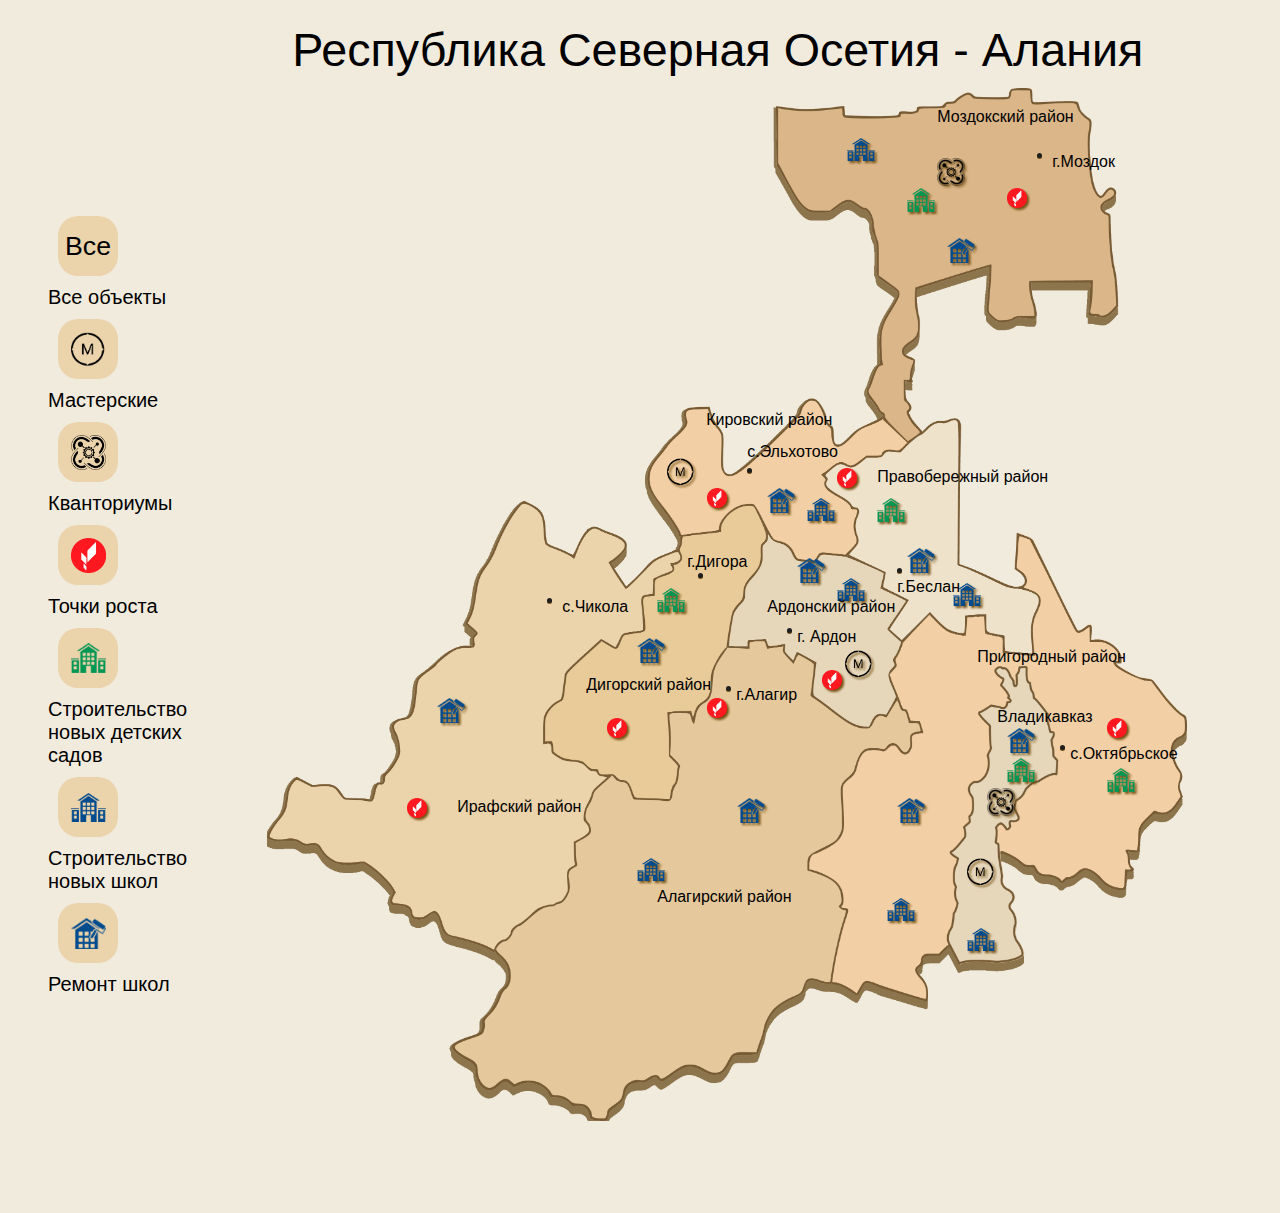
<file: index.html>
<!DOCTYPE html>
<html lang="en">
<head>
    <meta charset="UTF-8">
    <meta http-equiv="X-UA-Compatible" content="IE=edge">
    <meta name="viewport" content="width=device-width, initial-scale=1.0">
    <link rel="stylesheet" href="./css/style2.css">
    <title>Map</title>
    <link rel="stylesheet" type="text/css" href="pages/tooltipster-master/dist/css/tooltipster.bundle.min.css" />
    <script src="https://code.jquery.com/jquery-1.10.0.js" integrity="sha256-iqD4S1Mx78w8tyx9UEwrxuvYYdoAPXLDPfmc5lDUUx0=" crossorigin="anonymous"></script>
    <script type="text/javascript" src="pages/tooltipster-master/dist/js/tooltipster.bundle.min.js"></script>
</head>
<body>
        <div class="filters">
            <ul>
                <li><button class="filter-button _filter-button" data-filter="All" onclick="hideSubFilter()">Все</button>Все объекты</li>
                <li><button class="filter-button _filter-button" data-filter="W"><img src="./src/master1.png" alt=""></button>Мастерские</li>
                <li><button class="filter-button _filter-button" data-filter="Q"><img src="./src/Q0.png" alt=""></button>Кванториумы</li>
                <li><button class="filter-button _filter-button" data-filter="GS"><img src="./src/rost1.png" alt=""></button>Точки роста</li>
                <li><button class="filter-button _filter-button" data-filter="DS" ><img src="./src/ds0.png" alt=""></button><span class="filter-button__title">Строительство новых детских садов</span></li>
                <li><button class="filter-button _filter-button" data-filter="S"><img src="./src/sch0.png" alt=""></button><span class="filter-button__title">Строительство новых школ</span></li>
                <li><button class="filter-button _filter-button" data-filter="SR"><img src="./src/schrem0.png" alt=""></button>Ремонт школ</li>
                <!-- <li><button class="filter-button _filter-button" data-filter="AC"><img src="./src/ac0.png" alt=""></button>Административные районы</li> -->
            </ul>
        </div>

        <div class="main-wrapper">

            <div class="allmark"><span>Республика Северная Осетия - Алания</span></div>

            <div class="main-map">
                <img src="./src/map0.png"></img>
            </div>

            <div class="markers">
                <div class="workshops">
                    <span class="W marker" title="Мастерские"><img src="./src/master1.png" alt=""></span>
                    <span class="W marker" title="Мастерские"><img src="./src/master1.png" alt=""></span>
                    <span class="W marker" title="Мастерские"><img src="./src/master1.png" alt=""></span>
                </div>

                <div class="quants">
                    <span class="Q marker" title="Кванториумы"><img src="./src/Q0.png" alt=""></span>
                    <span class="Q marker" title="Кванториумы"><img src="./src/Q0.png" alt=""></span>
                </div>

                <div class="schools">
                    <span class="S marker" title="Строительство новых школ"><img src="./src/sch0.png" alt=""></span>
                    <span class="S marker" title="Строительство новых школ"><img src="./src/sch0.png" alt=""></span>
                    <span class="S marker" title="Строительство новых школ"><img src="./src/sch0.png" alt=""></span>
                    <span class="S marker" title="Строительство новых школ"><img src="./src/sch0.png" alt=""></span>
                    <span class="S marker" title="Строительство новых школ"><img src="./src/sch0.png" alt=""></span>
                    <span class="S marker" title="Строительство новых школ"><img src="./src/sch0.png" alt=""></span>
                    <span class="S marker" title="Строительство новых школ"><img src="./src/sch0.png" alt=""></span>
                </div>

                <div class="growschool">
                    <span class="GS marker" title="Точки роста"><img src="./src/rost1.png" alt=""></span>
                    <span class="GS marker" title="Точки роста"><img src="./src/rost1.png" alt=""></span>
                    <span class="GS marker" title="Точки роста"><img src="./src/rost1.png" alt=""></span>
                    <span class="GS marker" title="Точки роста"><img src="./src/rost1.png" alt=""></span>
                    <span class="GS marker" title="Точки роста"><img src="./src/rost1.png" alt=""></span>
                    <span class="GS marker" title="Точки роста"><img src="./src/rost1.png" alt=""></span>
                    <span class="GS marker" title="Точки роста"><img src="./src/rost1.png" alt=""></span>
                    <span class="GS marker" title="Точки роста"><img src="./src/rost1.png" alt=""></span>
                </div>

                <div class="repair">
                    <span class="SR marker" title="Ремонт школ"><img src="./src/schrem0.png" alt=""></span>
                    <span class="SR marker" title="Ремонт школ"><img src="./src/schrem0.png" alt=""></span>
                    <span class="SR marker" title="Ремонт школ"><img src="./src/schrem0.png" alt=""></span>
                    <span class="SR marker" title="Ремонт школ"><img src="./src/schrem0.png" alt=""></span>
                    <span class="SR marker" title="Ремонт школ"><img src="./src/schrem0.png" alt=""></span>
                    <span class="SR marker" title="Ремонт школ"><img src="./src/schrem0.png" alt=""></span>
                    <span class="SR marker" title="Ремонт школ"><img src="./src/schrem0.png" alt=""></span>
                    <span class="SR marker" title="Ремонт школ"><img src="./src/schrem0.png" alt=""></span>
                    <span class="SR marker" title="Ремонт школ"><img src="./src/schrem0.png" alt=""></span>
                </div>
                

                <div class="detsads">
                    <span class="DS marker" title="Строительство детских садов"><img src="./src/ds0.png" alt=""></span>
                    <span class="DS marker" title="Строительство детских садов"><img src="./src/ds0.png" alt=""></span> 
                    <span class="DS marker" title="Строительство детских садов"><img src="./src/ds0.png" alt=""></span>
                    <span class="DS marker" title="Строительство детских садов"><img src="./src/ds0.png" alt=""></span>
                    <span class="DS marker" title="Строительство детских садов"><img src="./src/ds0.png" alt=""></span>
                </div>

                <div class="admin_center">
            
                    <span class="district"><a href="./pages/mozdokskiy.html"> Моздокский район</a></span>
                    <span class="district"><a href="./pages/kirovskiy.html"> Кировский район</a></span>
                    <span class="district"><a href="./pages/pravoberezhniy.html"> Правобережный район</a></span>
                    <span class="district"><a href="./pages/irafskiy.html"> Ирафский район</a></span>
                    <span class="district"><a href="./pages/digorskiy.html"> Дигорский район</a></span>
                    <span class="district"><a href="./pages/ardonskiy.html"> Ардонский район</a></span>
                    <span class="district"><a href="./pages/alagirskiy.html"> Алагирский район</a></span>
                    <span class="district"><a href="./pages/prigorodniy.html"> Пригородный район</a></span>
                    <span class="district"><a href="./pages/vladikavkaz.html"> Владикавказ</a></span>
                </div>

                <div>
                    <span class="circle" title="Административный центр - г.Моздок"></span>
                    <span class="circle" title="Административный центр - с.Эльхотово"></span>
                    <span class="circle" title="Административный центр - г.Беслан"></span>
                    <span class="circle" title="Административный центр - с.Чикола"></span>
                    <span class="circle" title="Административный центр - г.Дигора"></span>
                    <span class="circle" title="Административный центр - г.Ардон"></span>
                    <span class="circle" title="Административный центр - г.Алагир"></span>
                    <span class="circle" title="Административный центр - с.Октябрьское"></span>
                    <span class="circle" title="Административный центр - г.Владикавказ"></span>
                    
                </div>

                <div class="admin_center">
            
                    <span class="ACmark">г.Моздок</span>
                    <span class="ACmark">с.Эльхотово</span>
                    <span class="ACmark">г.Беслан</span>
                    <span class="ACmark">с.Чикола</span>
                    <span class="ACmark">г.Дигора</span>
                    <span class="ACmark">г. Ардон</span>
                    <span class="ACmark">г.Алагир</span>
                    <span class="ACmark">с.Октябрьское</span>
                    <span class="ACmark">г.Владикавказ</span>
                </div>
                
            </div>
        </div>
        <span class="theme"><a href="./pages/night.html" class="ntheme">Night</a></span>
    <script src="./js/main.js"></script>
</body>
</html>
</file>
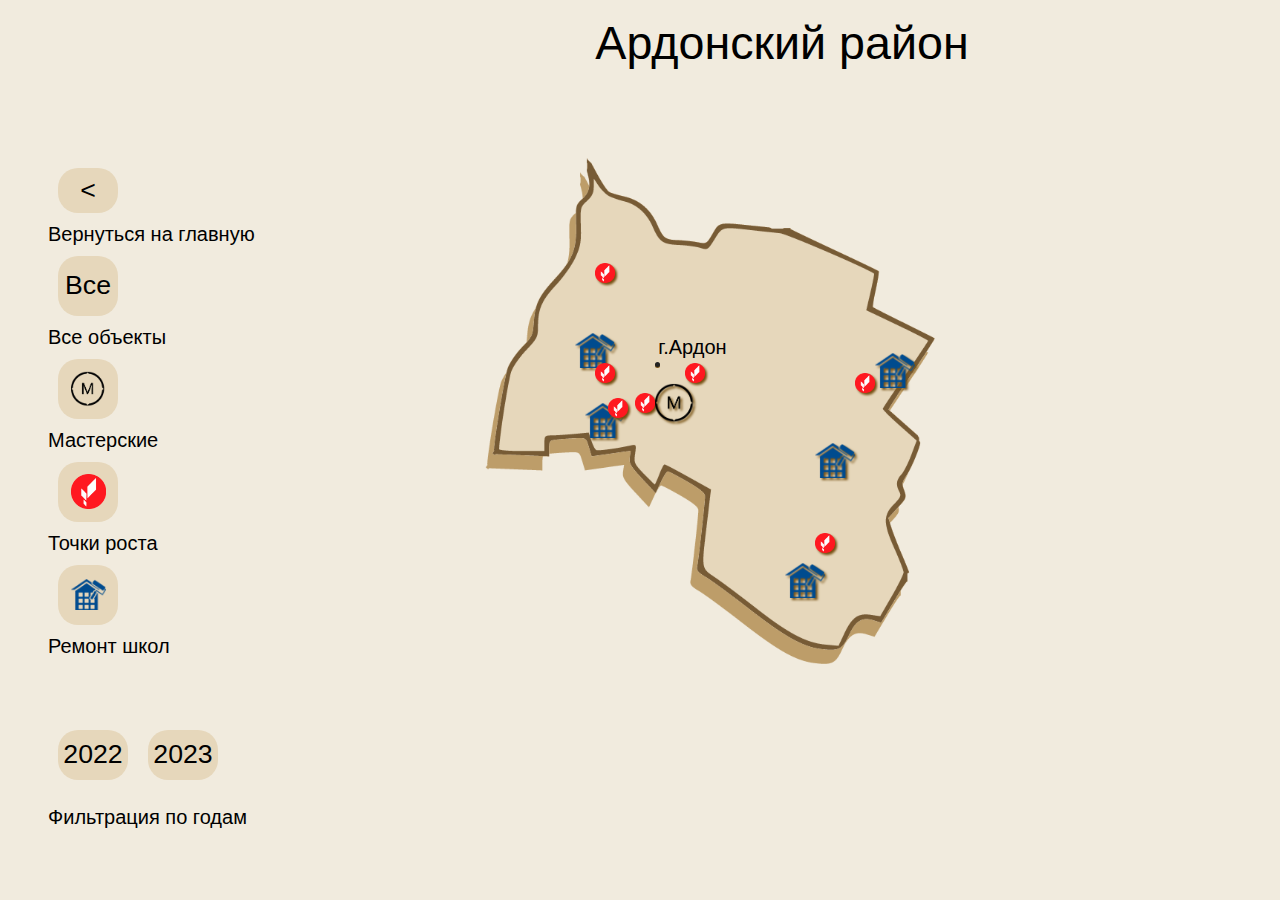
<file: pages/ardonskiy.html>
<!DOCTYPE html>
<html lang="en">
<head>
    <meta charset="UTF-8">
    <meta http-equiv="X-UA-Compatible" content="IE=edge">
    <meta name="viewport" content="width=device-width, initial-scale=1.0">
    <link rel="stylesheet" href="./css/ardonskiy.css">
    <title>Map</title>
    <link rel="stylesheet" type="text/css" href="./tooltipster-master/dist/css/tooltipster.bundle.min.css" />
     <script src="https://code.jquery.com/jquery-1.10.0.js" integrity="sha256-iqD4S1Mx78w8tyx9UEwrxuvYYdoAPXLDPfmc5lDUUx0=" crossorigin="anonymous"></script>
    <script type="text/javascript" src="./tooltipster-master/dist/js/tooltipster.bundle.min.js"></script>
</head>
<body>
        <div class="filters">
            <ul>

                
                <li>
                    <form>
                    <input type="button" value="<" onClick='location.href="../index.html"' class="back">
                    </form>
                    Вернуться на главную
                </li>


                <li><button class="filter-button _filter-button" data-filter="All" onclick="hideSubFilter()">Все</button>Все объекты</li>
                
                <li><button class="filter-button _filter-button" data-filter="W"><img src="../src/master1.png" alt=""></button>Мастерские</li>

                <li><button class="filter-button _filter-button" data-filter="GS"><img src="../src/rost1.png" alt=""></button>Точки роста</li>

                <li>
                    <button
                        class="filter-button _filter-button"
                        data-filter="SR"
                        onclick="showSubFilter(this)"
                    >
                        <img src="../src/schrem0.png" alt="">
                    </button>
                    <div class="filter-button__listik">
                        <ul>
                            <!-- <li><button class="_filter-button" data-filter="SR21">2021г.</button></li> -->
                            <li><button class="_filter-button" data-filter="SR22">2022г.</button></li>
                            <li><button class="_filter-button" data-filter="SR23">2023г.</button></li>
                        </ul>
                    </div>
                    <span class="filter-button__title">Ремонт школ</span>
                </li>

            </ul>

            
            <div class="yt">
                <ul class="yf">
                    <li><button class="yearfilter _filter-button" data-filter="A22">2022</button></li>
                    <li><button class="yearfilter _filter-button" data-filter="A23">2023</button></li>
                </ul>
                <span>Фильтрация по годам</span>
            </div>

        </div>

        <div class="main-wrapper">

           
            <div class="main-map">
                <img src="./src/ardonskiy.png"></img>
            </div>

            <div class="markers">
                
                <div class="schools">
                    <!-- <span class="S marker" title="МБОУ СОШ с.Ахсарисар"><img src="./../src/sch0.png" alt=""></span> -->
                </div>
                
                <div class="repair">
                    <span class="SR SR23 A23 marker" title="МБОУ СОШ с.Мичурино"><img src="../src/schrem0.png" alt=""></span>
                    <span class="SR SR22 A22 marker" title="МБОУ СОШ с.Кирово"><img src="../src/schrem0.png" alt=""></span>
                    <span class="SR SR23 A23 marker" title="МБОУ СОШ с.Коста"><img src="../src/schrem0.png" alt=""></span>
                    <span class="SR SR23 A23 marker" title="МБОУ СОШ №3 г.Ардон"><img src="../src/schrem0.png" alt=""></span>
                    <span class="SR SR23 A23 marker" title="МБОУ СОШ №2 г.Ардон"><img src="../src/schrem0.png" alt=""></span>
                </div>
                
                <div class="growschool">
                    <span class="GS marker" title="МБОУ СОШ с.Мичурино"><img src="../src/rost1.png" alt=""></span>
                    <span class="GS marker" title="МБОУ СОШ с.Коста"><img src="../src/rost1.png" alt=""></span>
                    <span class="GS marker" title="МБОУ СОШ №1 г.Ардон"><img src="../src/rost1.png" alt=""></span>
                    <span class="GS marker" title="МБОУ СОШ №4 г.Ардон"><img src="../src/rost1.png" alt=""></span>
                    <span class="GS marker" title="МБОУ СОШ №2 г.Ардон"><img src="../src/rost1.png" alt=""></span>
                    <span class="GS marker" title="МБОУ СОШ №3 г.Ардон"><img src="../src/rost1.png" alt=""></span>
                    <span class="GS marker" title="МБОУ СОШ с.Красногор"><img src="../src/rost1.png" alt=""></span>
                </div>
                
                <div class="workshops">
                    <span class="W marker" title="&#013 СКАТК&#013 •Поварское дело &#013 •Кондитерское дело &#013 •Графический дизайн &#013 •Технологии моды &#013 •Плотницкое дело &#013 •Кирпичная кладка &#013 •Электромонтаж &#013 •Ландшафтный дизайн"><img src="../src/master1.png" alt=""></span>
                </div>
                
                <div><span class="ACmark">Ардонский район</span></div>
            <div><span class="circle"></span></div>
            <div class="acg"><span>г.Ардон</span></div>
                </div>

                </div>
                
            </div>
        </div>
        <span class="theme"><a href="../pages/night.html" class="ntheme">Night</a></span>
    <script src="../js/main.js"></script>
</body>
</html>
</file>
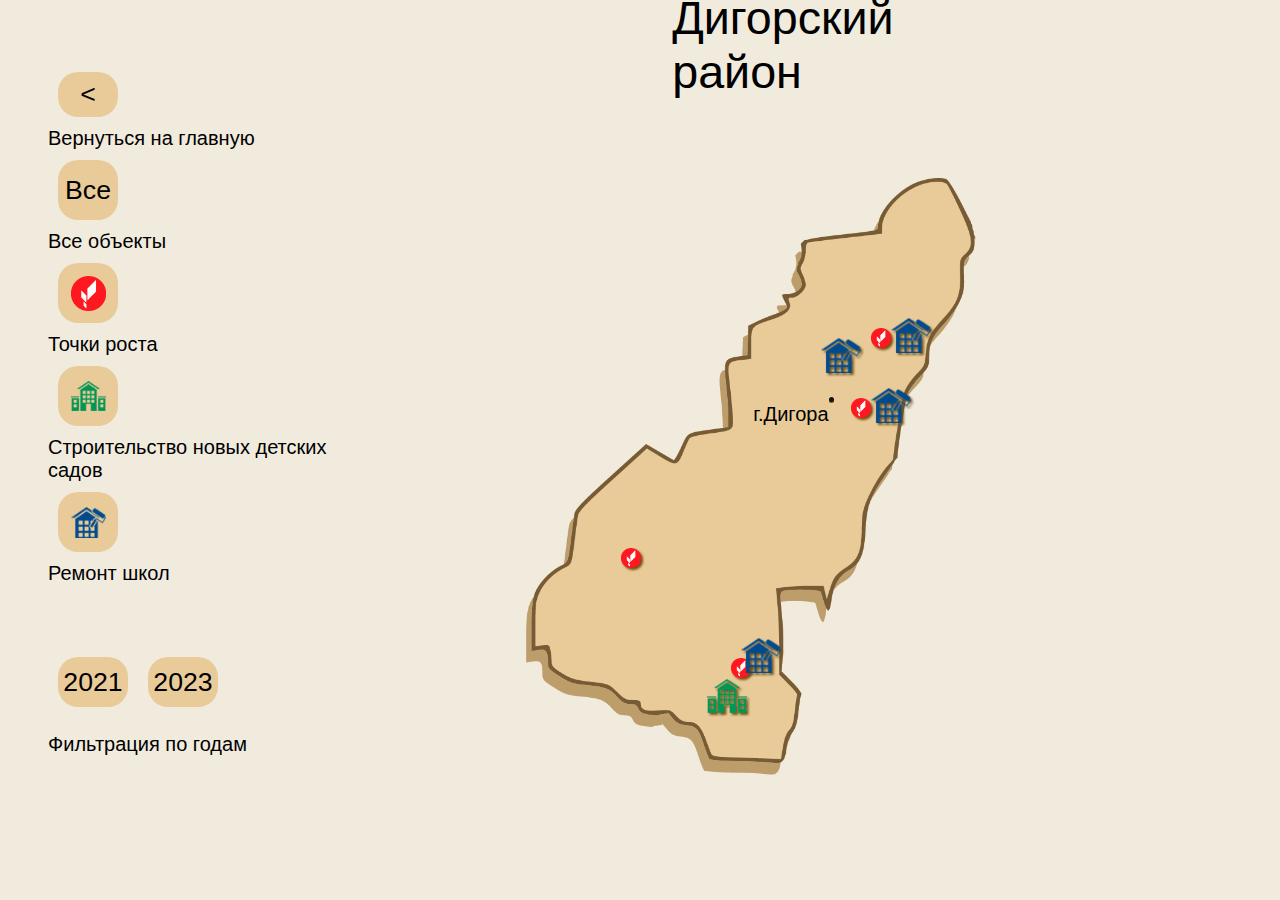
<file: pages/digorskiy.html>
<!DOCTYPE html>
<html lang="en">
<head>
    <meta charset="UTF-8">
    <meta http-equiv="X-UA-Compatible" content="IE=edge">
    <meta name="viewport" content="width=device-width, initial-scale=1.0">
    <link rel="stylesheet" href="./css/digorskiy.css">
    <title>Map</title>
    <link rel="stylesheet" type="text/css" href="./tooltipster-master/dist/css/tooltipster.bundle.min.css" />
     <script src="https://code.jquery.com/jquery-1.10.0.js" integrity="sha256-iqD4S1Mx78w8tyx9UEwrxuvYYdoAPXLDPfmc5lDUUx0=" crossorigin="anonymous"></script>
    <script type="text/javascript" src="./tooltipster-master/dist/js/tooltipster.bundle.min.js"></script>
</head>
<body>
        <div class="filters">
            <ul>
                <li>
                    <form>
                    <input type="button" value="<" onClick='location.href="../index.html"' class="back">
                    </form>
                    Вернуться на главную
                </li>

                <li><button class="filter-button _filter-button" data-filter="All" onclick="hideSubFilter()">Все</button>Все объекты</li>
                
                <li><button class="filter-button _filter-button" data-filter="GS"><img src="../src/rost1.png" alt=""></button>Точки роста</li>
                <li>
                    <button
                        class="filter-button _filter-button"
                        data-filter="DS"
                        onclick="showSubFilter(this)"
                    >
                        <img src="../src/ds0.png" alt="">
                    </button>
                    <div class="filter-button__listik">
                        <ul>
                            <li><button class="_filter-button" data-filter="DS21">2021г.</button></li>
                        </ul>
                    </div>
                    <span class="filter-button__title">Строительство новых детских садов</span>
                </li>
                <li>
                    <button
                        class="filter-button _filter-button"
                        data-filter="SR"
                        onclick="showSubFilter(this)"
                    >
                        <img src="../src/schrem0.png" alt="">
                    </button>
                    <div class="filter-button__listik">
                        <ul>
                            <!-- <li><button class="_filter-button" data-filter="SR22">2022г.</button></li> -->
                            <li><button class="_filter-button" data-filter="SR23">2023г.</button></li>
                        </ul>
                    </div>
                    <span class="filter-button__title">Ремонт школ</span>
                </li>


            </ul>

            
            <div class="yt">
                <ul class="yf">
                    <li><button class="yearfilter _filter-button" data-filter="A21">2021</button></li>
                    <!-- <li><button class="yearfilter _filter-button" data-filter="A22">2022</button></li> -->
                    <li><button class="yearfilter _filter-button" data-filter="A23">2023</button></li>
                </ul>
                <span>Фильтрация по годам</span>
            </div>


        </div>

        <div class="main-wrapper">

            
            <div class="main-map">
                <img src="./src/digorskiy.png"></img>
            </div>
            
            <div class="markers">
                <!--                 
                    <div class="workshops"></div>
                    <div class="quants"></div>
                    <div class="schools">
                        <span class="S marker" title="МБОУ СОШ с.Ахсарисар"><img src="./../src/sch0.png" alt=""></span> 
                    </div>
                -->
                <div class="detsads">
                    
                    <span class="DS marker DS21 A21" title="Строительство нового детского сада в на 120 мест в с.Карман-Синдзикау"><img src="../src/ds0.png" alt=""></span>
                </div> 
                
                <div class="growschool">
                    <span class="GS marker" title="МКОУ СОШ № 2 г.Дигора"><img src="../src/rost1.png" alt=""></span>
                    <span class="GS marker" title="МКОУ СОШ № 1 г.Дигора"><img src="../src/rost1.png" alt=""></span>
                    <span class="GS marker" title="МКОУ ООШ с.Карман-Синдзикау"><img src="../src/rost1.png" alt=""></span>
                    <span class="GS marker" title="МКОУ СОШ с.Дур-Дур"><img src="../src/rost1.png" alt=""></span>
                </div>
                
                <div class="repair">
                    <span class="SR marker SR23 A23" title="МКОУ ООШ №3 г.Дигора"><img src="../src/schrem0.png" alt=""></span> <!-- chiba  -->
                    <span class="SR marker SR23 A23" title="МКОУ ООШ с.Карман-Синдзикау"><img src="../src/schrem0.png" alt=""></span>
                    <span class="SR marker SR23 A23" title="МКОУ СОШ № 2 г.Дигора"><img src="../src/schrem0.png" alt=""></span>
                    <span class="SR marker SR23 A23" title="МКОУ СОШ № 1 г.Дигора"><img src="../src/schrem0.png" alt=""></span>
                </div>
                
                <div class="circle"></div>
                <div class="acg"><span>г.Дигора</span></div>
                
                <span class="ACmark">Дигорский район</span>
            </div>
            
            
            
        </div >


        <span class="theme"><a href="../pages/night.html" class="ntheme">Night</a></span>
    <script src="../js/main.js"></script>
</body>
</html>
</file>
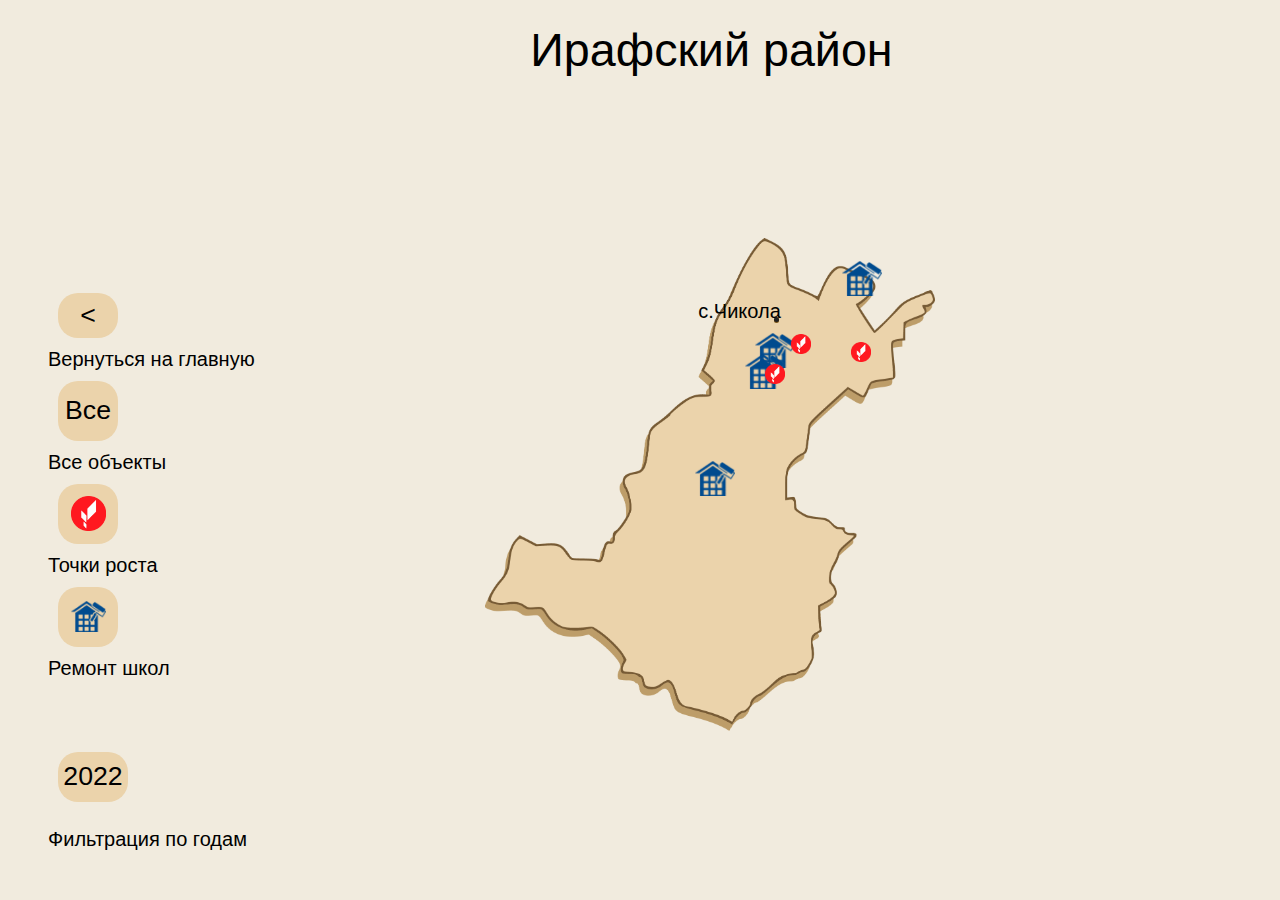
<file: pages/irafskiy.html>
<!DOCTYPE html>
<html lang="en">
<head>
    <meta charset="UTF-8">
    <meta http-equiv="X-UA-Compatible" content="IE=edge">
    <meta name="viewport" content="width=device-width, initial-scale=1.0">
    <link rel="stylesheet" href="./css/irafskiy.css">
    <title>Map</title>
    <link rel="stylesheet" type="text/css" href="./tooltipster-master/dist/css/tooltipster.bundle.min.css" />
     <script src="https://code.jquery.com/jquery-1.10.0.js" integrity="sha256-iqD4S1Mx78w8tyx9UEwrxuvYYdoAPXLDPfmc5lDUUx0=" crossorigin="anonymous"></script>
    <script type="text/javascript" src="./tooltipster-master/dist/js/tooltipster.bundle.min.js"></script>
</head>
<body>
        <div class="filters">
            <ul>
                    
                <li>
                    <form>
                    <input type="button" value="<" onClick='location.href="../index.html"' class="back">
                    </form>
                    Вернуться на главную
                </li>


                <li><button class="filter-button _filter-button" data-filter="All" onclick="hideSubFilter()">Все</button>Все объекты</li>

                <li><button class="filter-button _filter-button" data-filter="GS"><img src="../src/rost1.png" alt=""></button>Точки роста</li>
                <li>
                    <button
                        class="filter-button _filter-button"
                        data-filter="SR"
                        onclick="showSubFilter(this)"
                    >
                        <img src="../src/schrem0.png" alt="">
                    </button>
                    <div class="filter-button__listik">
                        <ul>
                            <!-- <li><button class="_filter-button" data-filter="SR21">2021г.</button></li> -->
                            <li><button class="_filter-button" data-filter="SR22">2022г.</button></li>
                            <!-- <li><button class="_filter-button" data-filter="SR23">2023г.</button></li> -->
                        </ul>
                    </div>
                    <span class="filter-button__title">Ремонт школ</span>
                </li>

            </ul>

            <div class="yt">
                <ul class="yf">
                    <li><button class="yearfilter _filter-button" data-filter="A22">2022</button></li>
                    <!-- <li><button class="yearfilter _filter-button" data-filter="A23">2023</button></li> -->
                </ul>
                <span>Фильтрация по годам</span>
            </div>

        </div>

        <div class="main-wrapper">

           
            <div class="main-map">
                <img src="./src/irafskiy.png"></img>
            </div>

            <div class="markers">
                
                <!--                 
                    <div class="workshops"> </div>
                    <div class="quants"> </div>
                    <div class="detsads"></div>
                    <div class="schools">
                        <span class="S marker" title="МБОУ СОШ с.Ахсарисар"><img src="./../src/sch0.png" alt=""></span>
                    </div>
                -->

                <div class="repair">
                    <span class="SR marker SR22 A22" title="МБОУ СОШ с.Ахсарисар"><img src="../src/schrem0.png" alt=""></span> <!-- chiba  -->
                    <span class="SR marker SR22 A22" title="МКОУ СОШ с.Средний Урух"><img src="../src/schrem0.png" alt=""></span> <!-- chiba  -->
                    <span class="SR marker SR22 A22" title="МКОУ СОШ с.Советское"><img src="../src/schrem0.png" alt=""></span> <!-- chiba  -->
                    <span class="SR marker SR22 A22" title="МКОУ СОШ №3 с.Чикола"><img src="../src/schrem0.png" alt=""></span>
                </div>

                <div class="growschool">
                    <span class="GS marker" title="МКОУ СОШ №2 с.Чикола"><img src="../src/rost1.png" alt=""></span>
                    <span class="GS marker" title="МКОУ СОШ №3 с.Чикола"><img src="../src/rost1.png" alt=""></span>
                    <span class="GS marker" title="МКОУ СОШ с.Сурх-Дигора"><img src="../src/rost1.png" alt=""></span>
                </div>

                <div><span class="ACmark">Ирафский район</span></div>
            
            </div>
            
            <div><span class="circle"></span></div>
            <div class="acg"><span>с.Чикола</span></div>
            
            </div>
        </div>
    </div>
        <!-- </div> -->
        <span class="theme"><a href="../pages/night.html" class="ntheme">Night</a></span>
    <script src="../js/main.js"></script>
</body>
</html>
</file>
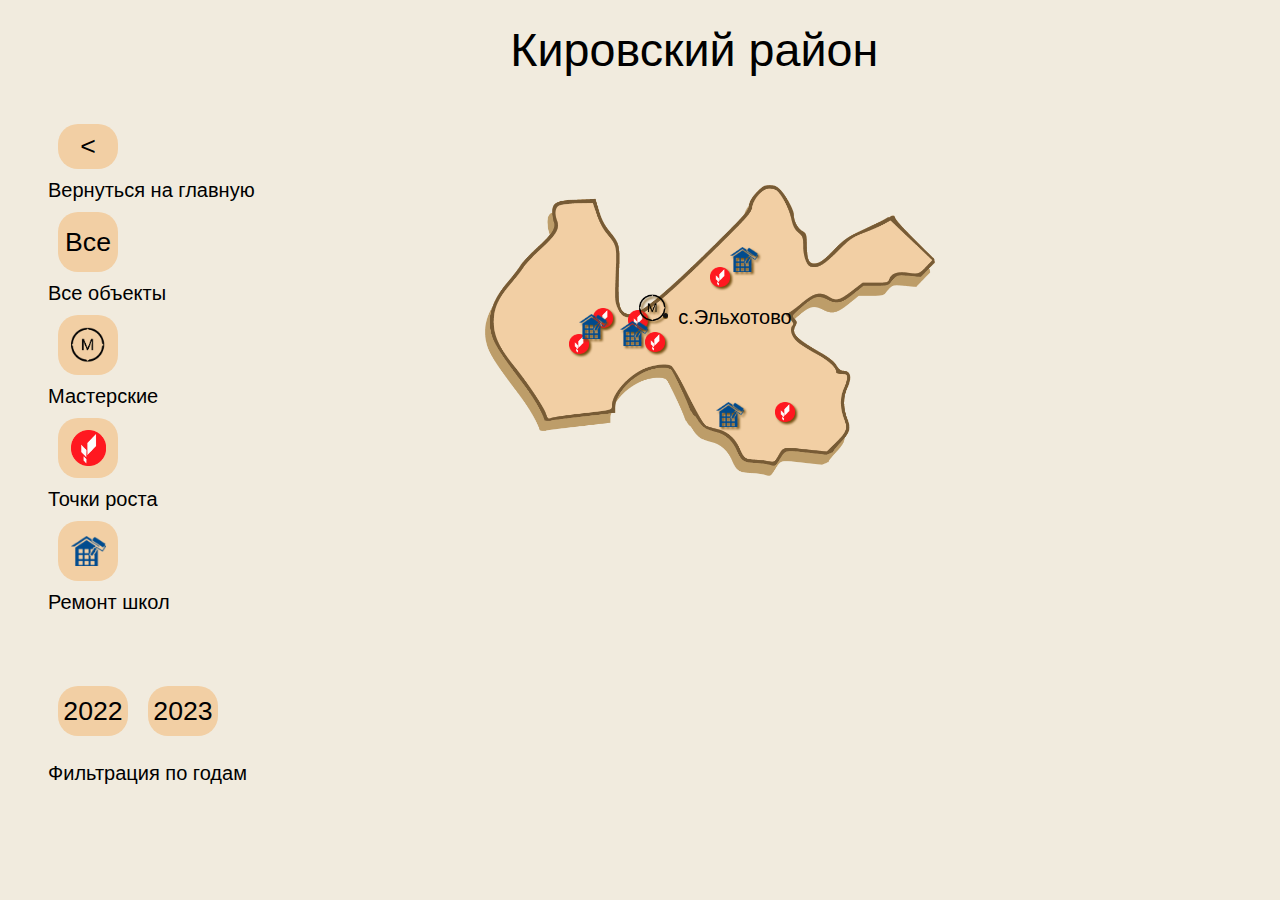
<file: pages/kirovskiy.html>
<!DOCTYPE html>
<html lang="en">
<head>
    <meta charset="UTF-8">
    <meta http-equiv="X-UA-Compatible" content="IE=edge">
    <meta name="viewport" content="width=device-width, initial-scale=1.0">
    <link rel="stylesheet" href="./css/kirovskiy.css">
    <title>Map</title>
    <link rel="stylesheet" type="text/css" href="./tooltipster-master/dist/css/tooltipster.bundle.min.css" />
    <script src="https://code.jquery.com/jquery-1.10.0.js" integrity="sha256-iqD4S1Mx78w8tyx9UEwrxuvYYdoAPXLDPfmc5lDUUx0=" crossorigin="anonymous"></script>
    <script type="text/javascript" src="./tooltipster-master/dist/js/tooltipster.bundle.min.js"></script>
</head>
<body>
    <div class="filters">
            <ul>

                
                <li>
                    <form>
                        <input type="button" value="<" onClick='location.href="../index.html"' class="back">
                    </form>
                    Вернуться на главную
                </li>
                
                
                <li><button class="filter-button _filter-button" data-filter="All" onclick="hideSubFilter()">Все</button>Все объекты</li>
                
                <li><button class="filter-button _filter-button" data-filter="W"><img src="../src/master1.png" alt=""></button>Мастерские</li>
                
                <li>
                    <button
                        class="filter-button _filter-button"
                        data-filter="GS"
                        onclick="showSubFilter(this)"
                    >
                        <img src="../src/rost1.png" alt="">
                    </button>
                    <div class="filter-button__listik">
                        <ul>
                            <!-- <li><button class="_filter-button" data-filter="GS23">2023г.</button></li> -->
                        </ul>
                    </div>
                    <span class="filter-button__title">Точки роста</span>
                </li>
                <li>
                    <button
                    class="filter-button _filter-button"
                        data-filter="SR"
                        onclick="showSubFilter(this)"
                    >
                        <img src="../src/schrem0.png" alt="">
                    </button>
                    <div class="filter-button__listik">
                        <ul>
                            <li><button class="_filter-button" data-filter="SR22">2022г.</button></li>
                            <li><button class="_filter-button" data-filter="SR23">2023г.</button></li>
                        </ul>
                    </div>
                    <span class="filter-button__title">Ремонт школ</span>
                </li>
            </ul>

            <div class="yt">
                <ul class="yf">
                    <li><button class="yearfilter _filter-button" data-filter="A22">2022</button></li>
                    <li><button class="yearfilter _filter-button" data-filter="A23">2023</button></li>
                </ul>
                <span>Фильтрация по годам</span>
            </div>

        </div>

        <div class="main-wrapper">
            <div class="main-map">
                <img src="./src/kirovskiy.png"></img>
            </div>

            <div class="markers">
                <div class="growschool">
                    <span class="GS marker" title="МКОУ СОШ с.Дарг-Кох"><img src="./../src/rost1.png" alt=""></span>
                    <span class="GS marker" title="МКОУ СОШ №2 ст.Змейская"><img src="./../src/rost1.png" alt=""></span>
                    <span class="GS marker" title="МКОУ СОШ с.Комсомольское"><img src="./../src/rost1.png" alt=""></span>
                    <span class="GS marker" title="МКОУ СОШ №3 с.Эльхотово"><img src="./../src/rost1.png" alt=""></span>
                    <span class="GS marker" title="МКОУ СОШ №2 с.Эльхотово"><img src="./../src/rost1.png" alt=""></span>
                    <span class="GS marker" title="МКОУ СОШ №1 ст.Змейская "><img src="./../src/rost1.png" alt=""></span>
                </div>
                <div class="repair">
                    <span class="SR SR22 marker A22" title="МКОУ СОШ №2 с.Карджин"><img src="../src/schrem0.png" alt=""></span>
                    <span class="SR SR23 marker A23" title="МКОУ СОШ №3 ст.Змейская"><img src="./../src/schrem0.png" alt=""></span>
                    <span class="SR SR23 marker A23" title="МКОУ СОШ с.Комсомольское"><img src="./../src/schrem0.png" alt=""></span>
                    <span class="SR SR23 marker A23" title="МКОУ СОШ №2 с.Эльхотово"><img src="./../src/schrem0.png" alt=""></span>
                    
                </div>
                <div class="workshops">
                    <span class="W marker" title="ЭМК&#013 &#013 •Кондитерское дело &#013 •Поварское дело &#013 •Хлебопечение &#013 •Спасательные работы &#013 •Кузовной ремонт &#013 •Обслуживание грузовой техники &#013 •Окраска автомобиля &#013 •Ремонт и обслуживание легковых автомобилей">
                        <img src="../src/master1.png" alt=""></span>
               
                        <div><span class="ACmark">Кировский район</span></div>
            
                    </div>
                    
                    <div><span class="circle" title="с.Эльхотово"></span></div>
                    <div class="acg"><span>с.Эльхотово</span></div>
                    
                    </div>
                </div>
            </div>
        <span class="theme"><a href="./pages/night.html" class="ntheme">Night</a></span>
    <script src="../js/main.js"></script>
</body>
</html>
</file>
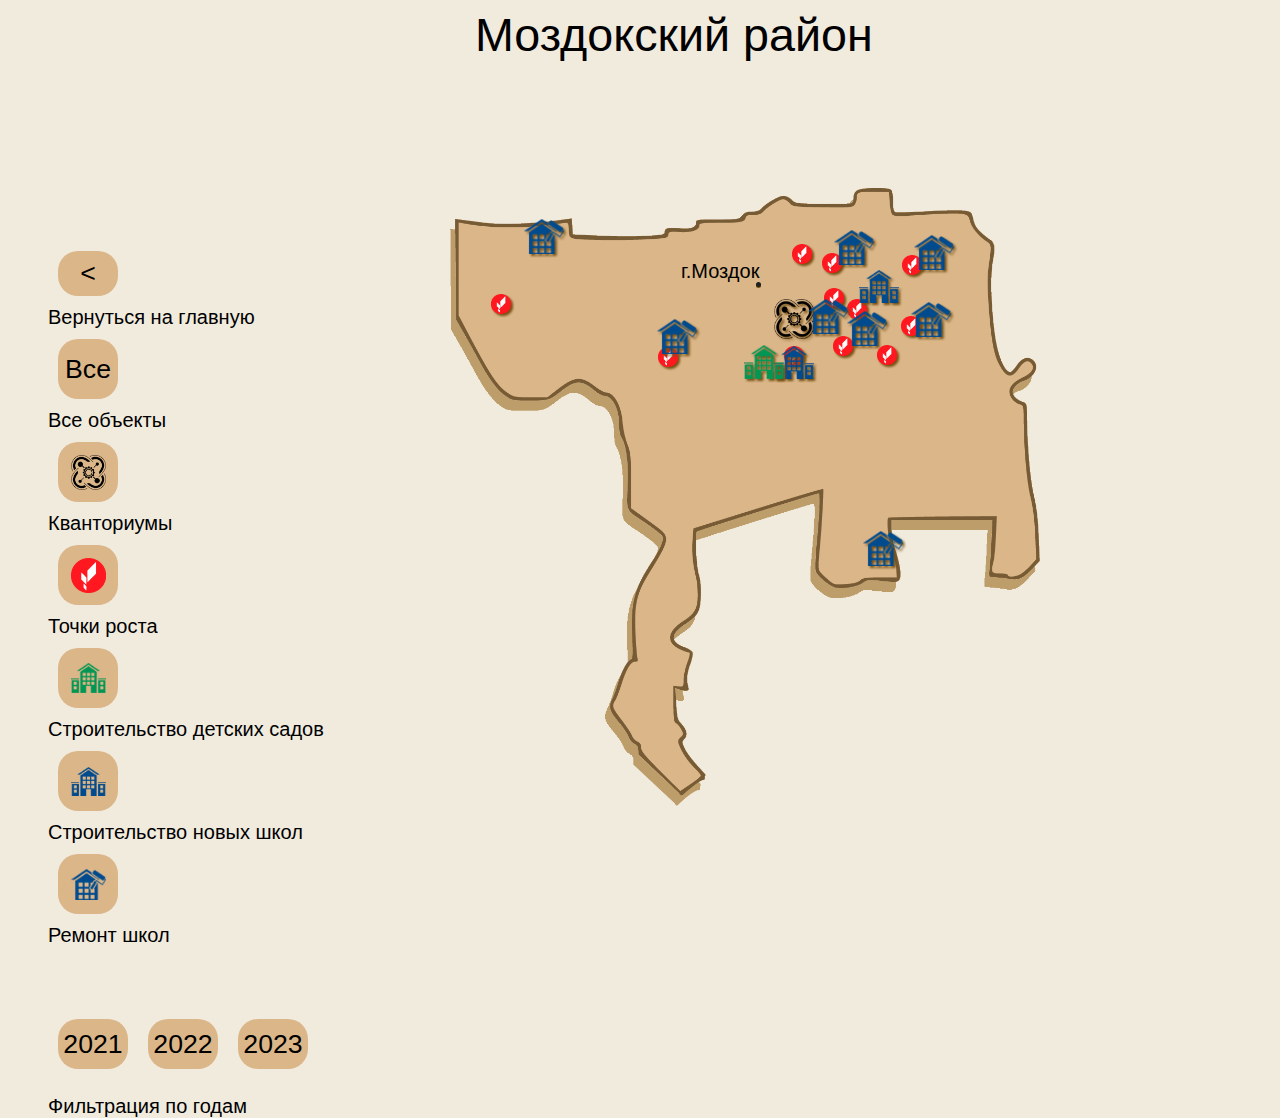
<file: pages/mozdokskiy.html>
<!DOCTYPE html>
<html lang="en">
<head>
    <meta charset="UTF-8">
    <meta http-equiv="X-UA-Compatible" content="IE=edge">
    <meta name="viewport" content="width=device-width, initial-scale=1.0">
    <link rel="stylesheet" href="./css/mozdokskiy.css">
    <title>Map</title>
    <link rel="stylesheet" type="text/css" href="./tooltipster-master/dist/css/tooltipster.bundle.min.css" />
     <script src="https://code.jquery.com/jquery-1.10.0.js" integrity="sha256-iqD4S1Mx78w8tyx9UEwrxuvYYdoAPXLDPfmc5lDUUx0=" crossorigin="anonymous"></script>
    <script type="text/javascript" src="./tooltipster-master/dist/js/tooltipster.bundle.min.js"></script>
</head>
<body>
    <div class="filters">
        <ul>

            <li>
                <form>
                <input type="button" value="<" onClick='location.href="../index.html"' class="back">
                </form>
               <span class="bck">Вернуться на главную</span>
            </li>


            <li><button class="filter-button _filter-button" data-filter="All" onclick="hideSubFilter()">Все</button>Все объекты</li>
                                
            <li>
                <button class="filter-button _filter-button" data-filter="Q"><img src="./../src/Q0.png" alt="">
                </button><span class="filter-button__title">Кванториумы</span>
            </li>
            <li>
                <button
                    class="filter-button _filter-button"
                    data-filter="GS"
                    onclick="showSubFilter(this)"
                    >
                    <img src="./../src/rost1.png" alt="">
                </button>
                <div class="filter-button__listik">
                </div>
                <span class="filter-button__title">Точки роста</span>
            </li>
            <li>
                        <button
                            class="filter-button _filter-button"
                            data-filter="DS"
                            onclick="showSubFilter(this)"
                        >
                            <img src="../src/ds0.png" alt="">
                        </button>
                        <div class="filter-button__listik">
                            <ul>
                                <li><button class="_filter-button" data-filter="DS21">2021г.</button></li>
                                <!-- <li><button class="_filter-button" data-filter="DS22">2022г.</button></li> -->
                                <!-- <li><button class="_filter-button" data-filter="DS23">2023г.</button></li> -->
                            </ul>
                        </div>
                        <span class="filter-button__title">Строительство детских садов</span>
                    </li>


            <li>
                <button
                class="filter-button _filter-button"
                data-filter="S"
                onclick="showSubFilter(this)"
                >
                    <img src="../src/sch0.png" alt="">
                </button>
                <div class="filter-button__listik">
                    <ul>
                        <li><button class="_filter-button" data-filter="S21">2021г.</button></li>
                        <li><button class="_filter-button" data-filter="S22">2022г.</button></li>
                        <!-- <li><button class="_filter-button" data-filter="S23">2023г.</button></li> -->
                    </ul>
                </div>
                <span class="filter-button__title">Строительство новых школ</span>
            </li>

            <li>
                <button
                    class="filter-button _filter-button"
                    data-filter="SR"
                    onclick="showSubFilter(this)"
                >
                    <img src="../src/schrem0.png" alt="">
                </button>
                <div class="filter-button__listik">
                    <ul>
                        <!-- <li><button class="_filter-button" data-filter="SR21">2021г.</button></li> -->
                        <li><button class="_filter-button" data-filter="SR22">2022г.</button></li>
                        <li><button class="_filter-button" data-filter="SR23">2023г.</button></li>
                    </ul>
                </div>
                <span class="filter-button__title">Ремонт школ</span>
            </li>



        </ul>


        <div class="yt">
            <ul class="yf">
                <li><button class="yearfilter _filter-button" data-filter="A21">2021</button></li>
                <li><button class="yearfilter _filter-button" data-filter="A22">2022</button></li>
                <li><button class="yearfilter _filter-button" data-filter="A23">2023</button></li>
            </ul>
            <span>Фильтрация по годам</span>
        </div>

    </div>


    <div class="main-wrapper">

        <div class="main-map"><img src="./src/mozdokskiy.png"></img></div>
   
        <div class="markers">

        <div class="quants">
            <span class="Q marker" title="Кванториум"><img src="./../src/Q0.png" alt=""></span>
        </div>

            <div class="growschool">
                <span class="GS marker" title="МБОУ СОШ с.Виноградное"><img src="./../src/rost1.png" alt=""></span>
                <span class="GS marker" title="МБОУ СОШ пос.Притеречный"><img src="./../src/rost1.png" alt=""></span>
                <span class="GS marker" title="МБОУ СОШ №2 с.Кизляр"><img src="./../src/rost1.png" alt=""></span>
                <span class="GS marker" title="МБОУ СОШ ст.Терской"><img src="./../src/rost1.png" alt=""></span>
                <span class="GS marker" title="МБОУ ООШ пос.Калининский"><img src="./../src/rost1.png" alt=""></span>
                <span class="GS marker" title="МБОУ СОШ с.Веселое"><img src="./../src/rost1.png" alt=""></span>
                <span class="GS marker" title="МБОУ СОШ №5 г.Моздок"><img src="./../src/rost1.png" alt=""></span>
                <span class="GS marker" title="МБОУ СОШ №8 г.Моздок"><img src="./../src/rost1.png" alt=""></span>
                <span class="GS marker" title="МБОУ СОШ №108 г.Моздок"><img src="./../src/rost1.png" alt=""></span>
                <span class="GS marker" title="МБОУ СОШ №2 г.Моздок"><img src="./../src/rost1.png" alt=""></span>
                <span class="GS marker" title="МБОУ СОШ пос.Притеречный"><img src="./../src/rost1.png" alt=""></span>
            </div>

            <div class="schools">
                <span class="S S21 A21 marker" title="Строительство школы на 500 мест с.Кизляр"><img src="./../src/sch0.png" alt=""></span>
                <!-- <span class="S marker" title="Строительство школы-интерната на 500 мест г.Моздок"><img src="./../src/sch0.png" alt=""></span> -->
                <span class="S S22 marker A22" title="Строительство школы на 200 мест ст.Черноярская"><img src="./../src/sch0.png" alt=""></span>
            </div>


            <div class="detsads">
                <span class="DS DS21 marker A21" title="Строительство детского сада на 120 мест с.Кизляр"><img src="../src/ds0.png" alt=""></span>
            </div>


            <div class="repair">
                <span class="SR SR22 marker A22" title="МБОУ ООШ п.Тельмана"><img src="./../src/schrem0.png" alt=""></span>
                <span class="SR SR23 marker A23" title="МБОУ СОШ №7 г.Моздок"><img src="./../src/schrem0.png" alt=""></span>
                <span class="SR SR23 marker A23" title="МБОУ СОШ с.Предгорное"><img src="../src/schrem0.png" alt=""></span>
                <span class="SR SR22 SR23 marker A23 A22" title="МБОУ СОШ ст.Павлодольской"><img src="../src/schrem0.png" alt=""></span>
                <span class="SR SR23 marker A23" title="МБОУ СОШ №108 г.Моздок"><img src="./../src/schrem0.png" alt=""></span>
                <span class="SR SR23 marker A23" title="МБОУ СОШ №8 г.Моздок"><img src="./../src/schrem0.png" alt=""></span>
                <span class="SR SR23 marker A23" title="МБОУ СОШ с.Веселое"><img src="./../src/schrem0.png" alt=""></span>
                <span class="SR SR23 marker A23" title="МБОУ СОШ ст.Терской"><img src="./../src/schrem0.png" alt=""></span>
                
            </div>
            <div><span class="ACmark">Моздокский район</span></div>
            
            <div><span class="circle"></span></div>
            <div class="acg"><span>г.Моздок</span></div>
            
            
            </div>
        </div>
    </div>

        

    <span class="theme"><a href="./pages/night.html" class="ntheme">Night</a></span>
    <script src="../js/main.js"></script>
</body>
</html>
</file>
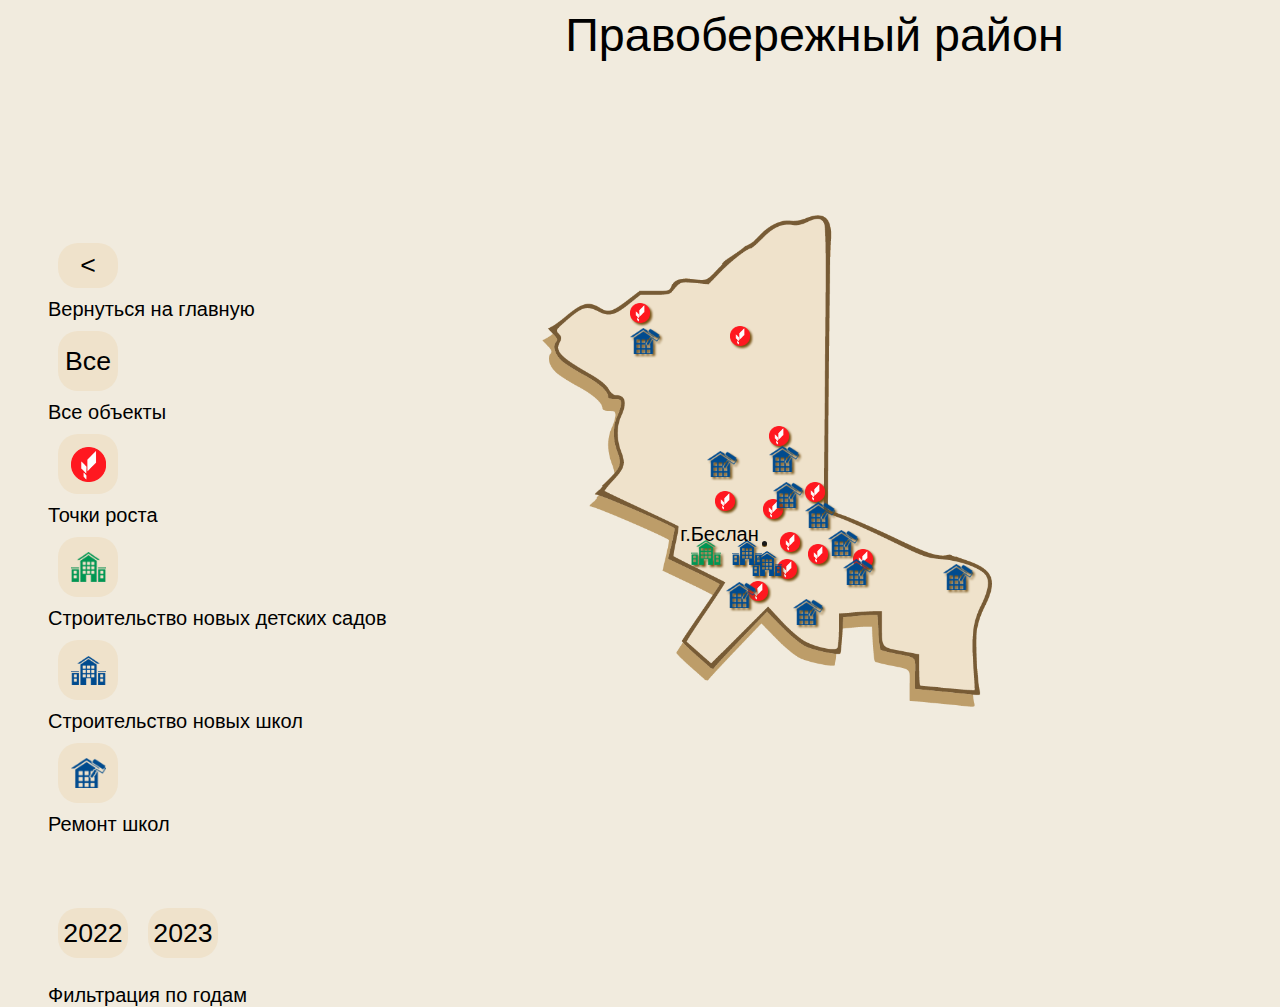
<file: pages/pravoberezhniy.html>
<!DOCTYPE html>
<html lang="en">
<head>
    <meta charset="UTF-8">
    <meta http-equiv="X-UA-Compatible" content="IE=edge">
    <meta name="viewport" content="width=device-width, initial-scale=1.0">
    <link rel="stylesheet" href="./css/pravoberezhniy.css">
    <title>Map</title>
    <link rel="stylesheet" type="text/css" href="./tooltipster-master/dist/css/tooltipster.bundle.min.css" />
   <script src="https://code.jquery.com/jquery-1.10.0.js" integrity="sha256-iqD4S1Mx78w8tyx9UEwrxuvYYdoAPXLDPfmc5lDUUx0=" crossorigin="anonymous"></script>
    <script type="text/javascript" src="./tooltipster-master/dist/js/tooltipster.bundle.min.js"></script>
</head>
<body>
        <div class="filters">
            <ul>

                    
                <li>
                    <form>
                    <input type="button" value="<" onClick='location.href="../index.html"' class="back">
                    </form>
                    Вернуться на главную
                </li>


                <li><button class="filter-button _filter-button" data-filter="All" onclick="hideSubFilter()">Все</button>Все объекты</li>
                
                <!-- <li>
                    <button
                        class="filter-button _filter-button"
                        data-filter="DS"
                        onclick="showSubFilter(this)"
                    >
                        <img src="../src/ds0.png" alt="">
                    </button>
                    <div class="filter-button__listik">
                        <ul>
                            <li><button class="_filter-button" data-filter="DS20">2020г.</button></li>
                            <li><button class="_filter-button" data-filter="DS21">2021г.</button></li>
                            <li><button class="_filter-button" data-filter="DS22">2022г.</button></li>
                            <li><button class="_filter-button" data-filter="DS23">2023г.</button></li>
                        </ul>
                    </div>
                    <span class="filter-button__title">Строительство новых детских садов</span>
                </li> -->
                
                <li><button class="filter-button _filter-button" data-filter="GS"><img src="../src/rost1.png" alt=""></button>Точки роста</li>
                <li><button class="filter-button _filter-button" data-filter="DS"><img src="../src/ds0.png" alt=""></button>Строительство новых детских садов</li>
                <li>
                    <button
                        class="filter-button _filter-button"
                        data-filter="S"
                        onclick="showSubFilter(this)"
                    >
                        <img src="../src/sch0.png" alt="">
                    </button>
                    <div class="filter-button__listik">
                        <ul>
                            <!-- <li><button class="_filter-button" data-filter="S21">2021г.</button></li> -->
<!--                             <li><button class="_filter-button" data-filter="S22">2022г.</button></li> -->
                            <li><button class="_filter-button" data-filter="S23">2023г.</button></li>
                        </ul>
                    </div>
                    <span class="filter-button__title">Строительство новых школ</span>
                </li>

                <li>
                    <button
                        class="filter-button _filter-button"
                        data-filter="SR"
                        onclick="showSubFilter(this)"
                    >
                        <img src="../src/schrem0.png" alt="">
                    </button>
                    <div class="filter-button__listik">
                        <ul>
                            <li><button class="_filter-button" data-filter="SR22">2022г.</button></li>
                            <li><button class="_filter-button" data-filter="SR23">2023г.</button></li>
                        </ul>
                    </div>
                    <span class="filter-button__title">Ремонт школ</span>
                </li>
                
            </ul>

        <div class="yt">
            <ul class="yf">
                <li><button class="yearfilter _filter-button" data-filter="A22">2022</button></li>
                <li><button class="yearfilter _filter-button" data-filter="A23">2023</button></li>
            </ul>
            <span>Фильтрация по годам</span>
        </div>

        </div>

        <div class="main-wrapper">

           
            <div class="main-map">
                <img src="./src/pravoberezhniy.png"></img>
            </div>

            <div class="markers">
                                
                
                
                <div class="growschool">
                    <span class="GS marker" title="МБОУ СОШ с.Заманкул"><img src="../src/rost1.png" alt=""></span> <!-- Zamankul -->
                    <span class="GS marker" title="МБОУ СОШ с.Цалык"><img src="../src/rost1.png" alt=""></span> <!-- Tsalыk -->
                    <span class="GS marker" title="МБОУ СОШ с.Зильги"><img src="../src/rost1.png" alt=""></span> <!-- Zilgi-->
                    <span class="GS marker" title="МБОУ СОШ №7"><img src="../src/rost1.png" alt=""></span> <!-- Hero -->
                    <span class="GS marker" title="МБОУ СОШ №4 г.Беслан"><img src="../src/rost1.png" alt=""></span> <!-- Beslan 4-->
                    <span class="GS marker" title="МБОУ СОШ №2 г.Беслан"><img src="../src/rost1.png" alt=""></span> <!-- Beslan 2-->
                    <span class="GS marker" title="МБОУ СОШ с.Фарн"><img src="../src/rost1.png" alt=""></span> <!-- Pharn-->
                    <span class="GS marker" title="МКОУ СОШ №6 г.Беслан"><img src="../src/rost1.png" alt=""></span> <!-- Beslan 6-->
                    <span class="GS marker" title="ГБОУ СОШ №8 г.Беслан"><img src="../src/rost1.png" alt=""></span> <!-- Beslan 8-->
                    <span class="GS marker" title="МБОУ СОШ №1 г.Беслан"><img src="../src/rost1.png" alt=""></span> <!-- Beslan 1 -->
                    <span class="GS marker" title="МБОУ СОШ №5 г.Беслан"><img src="../src/rost1.png" alt=""></span> <!-- Beslan 5 -->
                    
                </div>
                
                <div class="schools">
                    <span class="S marker S23 A23" title="Строительство школы на 550 мест г.Беслан"><img src="../src/sch0.png" alt=""></span> <!-- Beslan S -->
                    <span class="S marker S23 A23" title="Реконструкция дома детского творчества в г.Беслан"><img src="../src/sch0.png" alt=""></span> <!-- Beslan DT -->
                </div>
                
                <div class="repair">
                    <span class="SR marker SR23 A23" title="МБОУ СОШ с.Заманкул"><img src="../src/schrem0.png" alt=""></span> <!-- Zamankul -->
                    <span class="SR marker SR22 A22" title="МБОУ СОШ с.Зильги"><img src="../src/schrem0.png" alt=""></span> <!-- Zilgi -->
                    <span class="SR marker SR23 A23" title="МБОУ СОШ с.Новый Батако"><img src="../src/schrem0.png" alt=""></span> <!-- Batako -->
                    <span class="SR marker SR23 A23" title="МБОУ СОШ №7"><img src="../src/schrem0.png" alt=""></span> <!-- Hero-->
                    <span class="SR marker SR23 A23" title="МБОУ СОШ №4 г.Беслан"><img src="../src/schrem0.png" alt=""></span> <!-- beslan 4 -->
                    <span class="SR marker SR23 A23" title="МБОУ СОШ с.Фарн"><img src="../src/schrem0.png" alt=""></span> <!-- Pharn-->
                    <span class="SR marker SR23 A23" title="ГБОУ СОШ № 8 г.Беслан"><img src="../src/schrem0.png" alt=""></span> <!-- Beslan 8-->
                    <span class="SR marker SR23 A23" title="МБОУ Школа-интернат г.Беслан"><img src="../src/schrem0.png" alt=""></span> <!-- Beslan Internat -->
                    <span class="SR marker SR23 A23" title="МБОУ СОШ № 5 г.Беслан"><img src="../src/schrem0.png" alt=""></span> <!-- Beslan 5 -->
                    <span class="SR marker SR22 A22" title="МБОУ СОШ с.Ольгинское"><img src="../src/schrem0.png" alt=""></span> <!-- Olginskoye -->
                    
                    <div class="detsads">
                        <span class="DS marker DS20" title="Строительство детского сада на 230 мест в г.Беслан 2020г"><img src="../src/ds0.png" alt=""></span>
                    
                    </div>
                    
                    <div><span class="ACmark">Правобережный район</span></div>
            
                </div>
                
                <div><span class="circle"></span></div>
                <div class="acg"><span>г.Беслан</span></div>
                
                </div>
            </div>
        </div>
        <span class="theme"><a href="./pages/night.html" class="ntheme">Night</a></span>
    <script src="../js/main.js"></script>
</body>
</html>
</file>
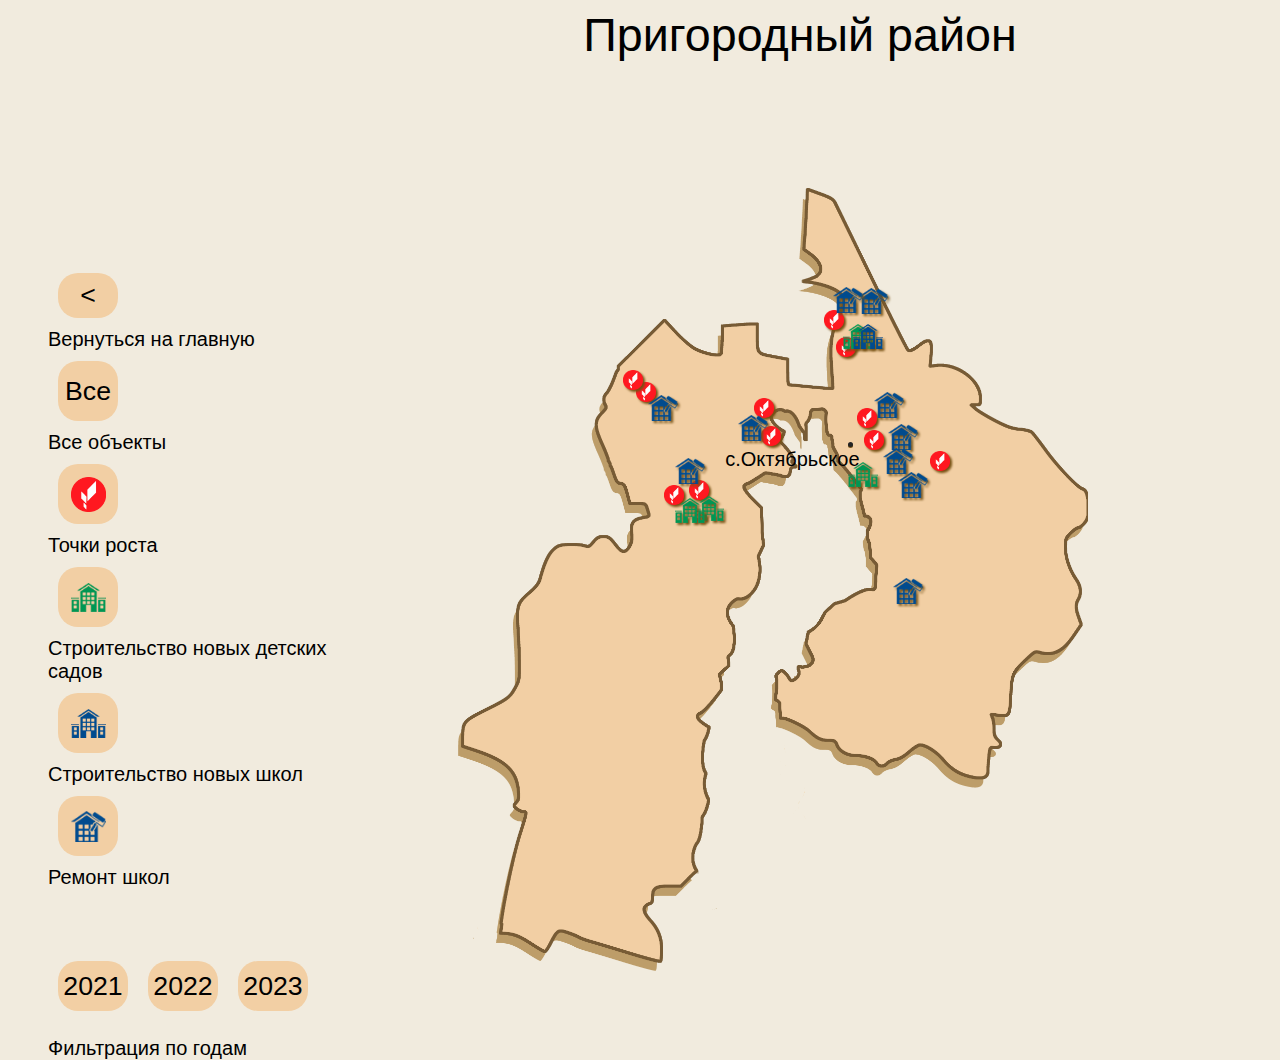
<file: pages/prigorodniy.html>
<!DOCTYPE html>
<html lang="en">
<head>
    <meta charset="UTF-8">
    <meta http-equiv="X-UA-Compatible" content="IE=edge">
    <meta name="viewport" content="width=device-width, initial-scale=1.0">
    <link rel="stylesheet" href="./css/prigorodniy.css">
    <title>Map</title>
    <link rel="stylesheet" type="text/css" href="./tooltipster-master/dist/css/tooltipster.bundle.min.css" />
     <script src="https://code.jquery.com/jquery-1.10.0.js" integrity="sha256-iqD4S1Mx78w8tyx9UEwrxuvYYdoAPXLDPfmc5lDUUx0=" crossorigin="anonymous"></script>
    <script type="text/javascript" src="./tooltipster-master/dist/js/tooltipster.bundle.min.js"></script>
</head>
<body>
    <div class="filters">
        <ul>

            
            <li>
                <form>
                <input type="button" value="<" onClick='location.href="../index.html"' class="back">
            </form>
            Вернуться на главную
        </li>
        
        
        <li><button class="filter-button _filter-button" data-filter="All" onclick="hideSubFilter()">Все</button>Все объекты</li>
        <li>
            <button
                class="filter-button _filter-button"
                data-filter="GS"
                onclick="showSubFilter(this)"
            >
                <img src="./../src/rost1.png" alt="">
            </button>
            <!-- <div class="filter-button__listik">
                <ul>
                    <li><button class="_filter-button" data-filter="GS22">2022г.</button></li>
                    <li><button class="_filter-button" data-filter="GS23">2023г.</button></li>
                </ul>
            </div> -->
            <span class="filter-button__title">Точки роста</span>
        </li>
        
            <li>
                <button
                    class="filter-button _filter-button"
                    data-filter="DS"
                    onclick="showSubFilter(this)"
                >
                    <img src="../src/ds0.png" alt="">
                </button>
                <div class="filter-button__listik">
                    <ul>
                        <li><button class="_filter-button" data-filter="DS21">2021г.</button></li>
                    </ul>
                </div>
                <span class="filter-button__title">Строительство новых детских садов</span>
            </li>

            <li>
                <button
                    class="filter-button _filter-button"
                    data-filter="S"
                    onclick="showSubFilter(this)"
                >
                    <img src="../src/sch0.png" alt="">
                </button>
                <div class="filter-button__listik">
                    <ul>
                        <li><button class="_filter-button" data-filter="S21">2021г.</button></li>
                    </ul>
                </div>
                <span class="filter-button__title">Строительство новых школ</span>
            </li>

            <li>
                <button
                    class="filter-button _filter-button"
                    data-filter="SR"
                    onclick="showSubFilter(this)"
                >
                    <img src="../src/schrem0.png" alt="">
                </button>
                <div class="filter-button__listik">
                    <ul>
                        <li><button class="_filter-button" data-filter="SR22">2022г.</button></li>
                        <li><button class="_filter-button" data-filter="SR23">2023г.</button></li>
                    </ul>
                </div>
                <span class="filter-button__title">Ремонт школ</span>
            </li>

        </ul>

        <div class="yt">
            <ul class="yf">
                <li><button class="yearfilter _filter-button" data-filter="A21">2021</button></li>
                <li><button class="yearfilter _filter-button" data-filter="A22">2022</button></li>
                <li><button class="yearfilter _filter-button" data-filter="A23">2023</button></li>
            </ul>
            <span>Фильтрация по годам</span>
        </div>

    </div>
    <div class="main-wrapper">
        <div class="main-map">
            <img src="./src/prigorodniy.png"></img>
        </div>
        <div class="markers">
            <div class="growschool">
                <span class="GS marker" title="МБОУ СОШ с.Сунжа"><img src="./../src/rost1.png" alt=""></span>
                <span class="GS marker" title="МБОУ СОШ с.Н.Саниба"><img src="./../src/rost1.png" alt=""></span>
                <span class="GS marker" title="МБОУ СОШ №3 с.Чермен"><img src="./../src/rost1.png" alt=""></span>
                <span class="GS marker" title="МБОУ СОШ №2 с.Чермен"><img src="./../src/rost1.png" alt=""></span>
                <span class="GS marker" title="МБОУ СОШ №1 ст.Архонская"><img src="./../src/rost1.png" alt=""></span>
                <span class="GS marker" title="МБОУ СОШ №2 ст.Архонская"><img src="./../src/rost1.png" alt=""></span>
                <span class="GS marker" title="МБОУ СОШ №2 с.Гизель"><img src="./../src/rost1.png" alt=""></span>
                <span class="GS marker" title="МБОУ СОШ с.Михайловское"><img src="./../src/rost1.png" alt=""></span>
                <span class="GS marker" title="МБОУ СОШ с.Новое"><img src="./../src/rost1.png" alt=""></span>
                <span class="GS marker" title="МБОУ СОШ с.Дачное"><img src="./../src/rost1.png" alt=""></span>
                <span class="GS marker" title="МБОУ СОШ № 1 с.Ногир"><img src="./../src/rost1.png" alt=""></span>
            </div>
            <div class="detsads">
                <span class="DS marker DS21 A21" title="Строительство детского сада на 120 мест с.Чермен"><img src="../src/ds0.png" alt=""></span>
                <span class="DS marker DS21 A21" title="Строительство детского сада на 120 мест с.Н.Саниба"><img src="../src/ds0.png" alt=""></span>
                <span class="DS marker DS21 A21" title="Строительство детского сада на 120 мест с.Гизель"><img src="../src/ds0.png" alt=""></span>
                <span class="DS marker DS21 A21" title="Строительство детского сада на 120 мест с.Новое"><img src="../src/ds0.png" alt=""></span>
            </div>
            <div class="schools">
                <span class="S marker S21 A21" title="Строительство школы на 360 мест с.Чермен"><img src="./../src/sch0.png" alt=""></span>
            </div>
            <div class="repair">
                <span class="SR marker SR23 A23" title="МБОУ СОШ с.Тарское"><img src="../src/schrem0.png" alt=""></span>
                <span class="SR marker SR22 A22" title="МБОУ СОШ с.Майское"><img src="../src/schrem0.png" alt=""></span>
                <span class="SR marker SR23 A23" title="МБОУ СОШ с.Дачное"><img src="../src/schrem0.png" alt=""></span>
                <span class="SR marker SR23 A23" title="МБОУ СОШ №2 с.Октябрьское"><img src="../src/schrem0.png" alt=""></span>
                <span class="SR marker SR23 A23" title="МБОУ СОШ №1 с.Камбилеевское"><img src="../src/schrem0.png" alt=""></span>
                <span class="SR marker SR23 A23" title="МБОУ СОШ №1 с.Октябрьское"><img src="../src/schrem0.png" alt=""></span>
                <span class="SR marker SR23 A23" title="МБОУ СОШ №2 с.Ногир"><img src="../src/schrem0.png" alt=""></span>
                <span class="SR marker SR23 A23" title="МБОУ СОШ №2 с.Гизель"><img src="./../src/schrem0.png" alt=""></span>
                <span class="SR marker SR23 A23" title="МБОУ СОШ №3 с.Чермен"><img src="./../src/schrem0.png" alt=""></span>
                <span class="SR marker SR22 A22" title="МБОУ СОШ №1 ст.Архонская"><img src="./../src/schrem0.png" alt=""></span>
            </div>
            
            <div><span class="ACmark">Пригородный район</span></div>
            <div><span class="circle"></span></div>
            <div class="acg"><span>с.Октябрьское</span></div>
        </div>
    </div>
    <span class="theme"><a href="./pages/night.html" class="ntheme">Night</a></span>
    <script src="../js/main.js"></script>
</body>
</html>
</file>
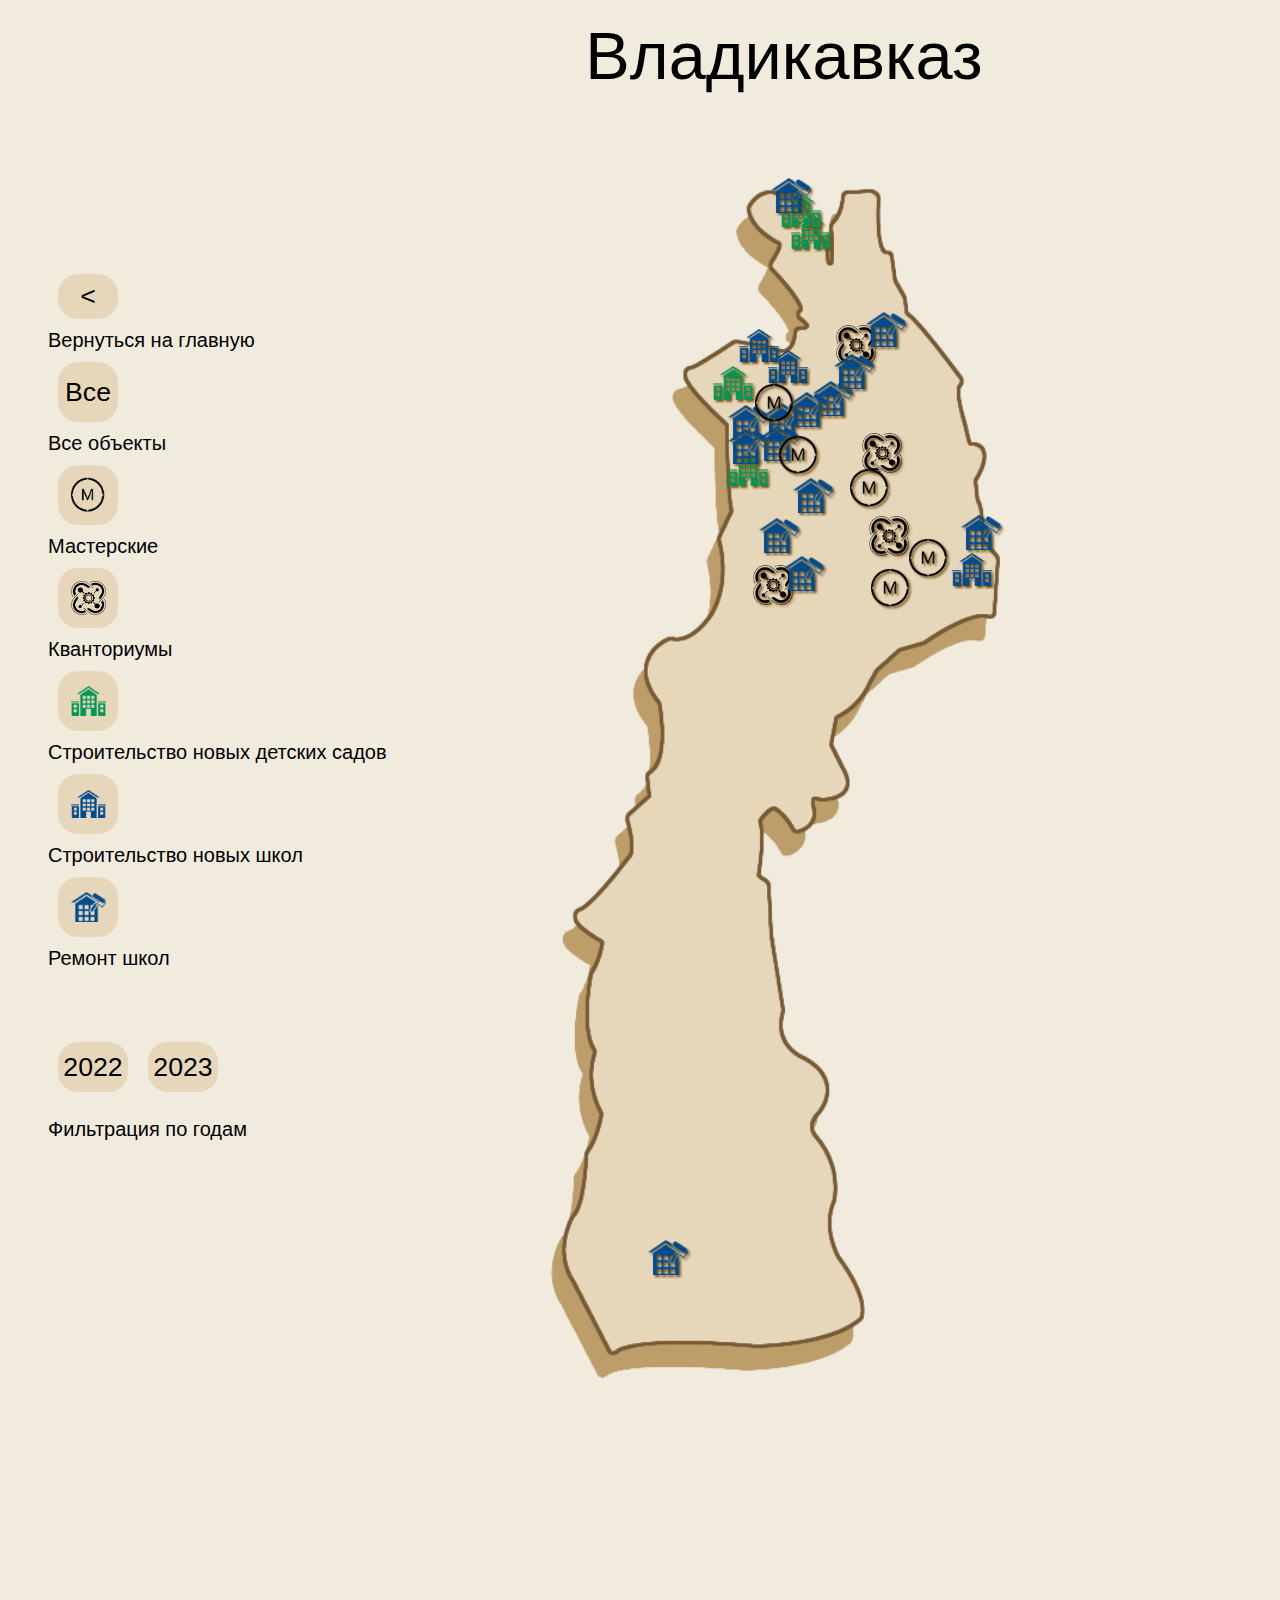
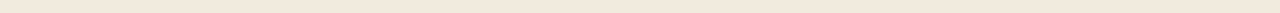
<file: pages/vladikavkaz.html>
<!DOCTYPE html>
<html lang="en">
<head>
    <meta charset="UTF-8">
    <meta http-equiv="X-UA-Compatible" content="IE=edge">
    <meta name="viewport" content="width=device-width, initial-scale=1.0">
    <link rel="stylesheet" href="./css/vladikavkaz.css">
    <title>Map</title>
    <link rel="stylesheet" type="text/css" href="./tooltipster-master/dist/css/tooltipster.bundle.min.css" />
    <script src="https://code.jquery.com/jquery-1.10.0.js" integrity="sha256-iqD4S1Mx78w8tyx9UEwrxuvYYdoAPXLDPfmc5lDUUx0=" crossorigin="anonymous"></script>
    <script type="text/javascript" src="./tooltipster-master/dist/js/tooltipster.bundle.min.js"></script>
</head>
<body>
    <main>
    <div class="filters">
            <ul>
                <li>
                    <form>
                    <input type="button" value="<" onClick='location.href="../index.html"' class="back">
                    </form>
                    Вернуться на главную
                </li>

                <li><button class="filter-button _filter-button" data-filter="All" onclick="hideSubFilter()">Все</button> Все объекты</li>
                
                <li>
                    <button
                        class="filter-button _filter-button"
                        data-filter="W"
                        onclick="showSubFilter(this)"
                    >
                        <img src="../src/master1.png" alt="">
                    </button>
                    <div class="filter-button__listik">
                        <ul>
                            <!-- <li><button class+="_filter-button" data-filter="W20">2021г.</button></li> -->
                            <!-- <li><button class="_filter-button" data-filter="W21">2022г.</button></li> -->
                            <li><button class="_filter-button" data-filter="W22">2023г.</button></li>
                        </ul>
                    </div>
                    <span class="filter-button__title">Мастерские</span>
                </li>
                <li><button class="filter-button _filter-button" data-filter="Q"><img src="../src/Q0.png" alt=""></button>Кванториумы</li>
               
                <li>
                    <button
                        class="filter-button _filter-button"
                        data-filter="DS"
                        onclick="showSubFilter(this)"
                    >
                        <img src="../src/ds0.png" alt="">
                    </button>
                    <div class="filter-button__listik">
                        <ul>
                            <!-- <li><button class="_filter-button" data-filter="DS21">2021г.</button></li> -->
                            <li><button class="_filter-button" data-filter="DS22">2022г.</button></li>
                            <li><button class="_filter-button" data-filter="DS23">2023г.</button></li>
                        </ul>
                    </div>
                    <span class="filter-button__title">Строительство новых детских садов</span>
                </li>
                
                <li>
                    <button
                        class="filter-button _filter-button"
                        data-filter="S"
                        onclick="showSubFilter(this)"
                    >
                        <img src="../src/sch0.png" alt="">
                    </button>
                    <div class="filter-button__listik">
                        <ul>
                            <li><button class="_filter-button" data-filter="S22">2022г.</button></li>
                            <li><button class="_filter-button" data-filter="S23">2023г.</button></li>
                        </ul>
                    </div>
                    <span class="filter-button__title">Строительство новых школ</span>
                </li>

                <li>
                    <button
                        class="filter-button _filter-button"
                        data-filter="SR"
                        onclick="showSubFilter(this)"
                    >
                        <img src="../src/schrem0.png" alt="">
                    </button>
                    <div class="filter-button__listik">
                        <ul>
                            <!-- <li><button class="_filter-button" data-filter="SR21">2021г.</button></li> -->
                            <li><button class="_filter-button" data-filter="SR22">2022г.</button></li>
                            <li><button class="_filter-button" data-filter="SR23">2023г.</button></li>
                        </ul>
                    </div>
                    <span class="filter-button__title">Ремонт школ</span>
                </li>
            </ul>


            <div class="yt">
                <ul class="yf">
                    <li><button class="yearfilter _filter-button" data-filter="A22">2022</button></li>
                    <li><button class="yearfilter _filter-button" data-filter="A23">2023</button></li>
                </ul>
                <span>Фильтрация по годам</span>
            </div>

        </div>
    
        <div class="main-wrapper">

           
            <div class="main-map">
                <img src="./src/vladikavkaz1.png"></img>
            </div>

            <div class="markers">
                
                
                <div class="quants">
                    <span class="Q marker" title="РФМЛИ"><img src="../src/Q0.png" alt=""></span>
                    <span class="Q marker" title="МБОУ СОШ №27"><img src="../src/Q0.png" alt=""></span>
                    <span class="Q marker" title="МБОУ СОШ№ 3"><img src="../src/Q0.png" alt=""></span>
                    <span class="Q marker" title="МБОУ СОШ №44"><img src="../src/Q0.png" alt=""></span>
                </div>
                
                <div class="detsads">
                    <span class="DS DS21 marker A21" title="Строительство детского сада на 280 мест по ул. Краснодонская п.Заводской"><img src="../src/ds0.png" alt=""></span>
                    <span class="DS marker DS22 A22" title="Строительство детского сада на 280 мест по ул. Кооперативная п.Заводской"><img src="../src/ds0.png" alt=""></span> <!-- 2 -->
                    <span class="DS marker DS23 A23" title="Строительство детского сада на 280 мест по ул. Владикавказская 69"><img src="../src/ds0.png" alt=""></span> <!-- 3  -->
                    <span class="DS marker DS23 A23" title="Строительство детского сада на 280 мест по ул. А.Кесаева"><img src="../src/ds0.png" alt=""></span> <!-- 3  -->
                    
                </div>
                
                <div class="schools">
                    <span class="S marker S22 A22" title="Строительство школы на 1100 мест по ул.Владивостокская 136"><img src="../src/sch0.png" alt=""></span> <!-- chiba  -->
                    <span class="S marker S23 A23" title="Строительство школы на 550 мест мкр.''Новый город''"><img src="../src/sch0.png" alt=""></span> <!-- NC  -->
                    <span class="S marker S23 A23" title="Строительство школы на 550 мест по ул.Магкаева"><img src="../src/sch0.png" alt=""></span> <!-- Magkaeva  -->
                    
                </div>
                
                <div class="repair">
                    <span class="SR marker SR23 A23" title=""><img src="../src/schrem0.png" alt=""></span> <!-- 4 -->
                    <span class="SR marker SR22 A22" title="МБОУ СОШ с.Балта"><img src="../src/schrem0.png" alt=""></span> <!-- balta -->
                    <span class="SR marker SR23 A23" title="Гимназия №4"><img src="../src/schrem0.png" alt=""></span> <!-- 4GYM  -->
                    <span class="SR marker SR22 A22" title="РФМЛИ"><img src="../src/schrem0.png" alt=""></span> <!-- RFMLI  -->
                    <span class="SR marker SR23 A23" title=""><img src="../src/schrem0.png" alt=""></span> <!-- 5.  -->
                    <span class="SR marker SR23 A23" title="МБОУ СОШ №34"><img src="../src/schrem0.png" alt=""></span> <!-- 34  -->
                    <span class="SR marker SR22 A22" title="МБОУ №14"><img src="../src/schrem0.png" alt=""></span> <!-- 14  -->
                    <span class="SR marker SR23 A23" title=""><img src="../src/schrem0.png" alt=""></span> <!-- 15  -->
                    <span class="SR marker SR23 A23" title="МБОУ СОШ №15"><img src="../src/schrem0.png" alt=""></span> <!-- 15  -->
                    <span class="SR marker SR23 A23" title="МБОУ СОШ №38"><img src="../src/schrem0.png" alt=""></span> <!-- 38  -->
                    <span class="SR marker SR23 A23" title=""><img src="../src/schrem0.png" alt=""></span> <!-- 12  -->
                    <span class="SR marker SR23 A23" title=""><img src="../src/schrem0.png" alt=""></span> <!-- 26 -->
                    <span class="SR marker SR22 A22" title="Гимназия № 16"><img src="../src/schrem0.png" alt=""></span> <!-- 16GYM  -->
                    <span class="SR marker SR23 A23" title="МБОУ СОШ №41"><img src="../src/schrem0.png" alt=""></span> <!-- 41 -->
                    <span class="SR marker SR23 A23" title="МБОУ СОШ №37"><img src="../src/schrem0.png" alt=""></span> <!-- 37  -->
                    <span class="SR marker SR22 A22" title="МБОУ СОШ №24"><img src="../src/schrem0.png" alt=""></span> <!-- 24 -->
                    <span class="SR marker SR23 A23" title="МБОУ СОШ №26"><img src="../src/schrem0.png" alt=""></span> <!-- 26  -->
                    <span class="SR marker SR23 A23" title="МБОУ СОШ №39"><img src="../src/schrem0.png" alt=""></span> <!-- 39 -->
                    <span class="SR marker SR23 A23" title="МБОУ СОШ №22"><img src="../src/schrem0.png" alt=""></span> <!-- 22 -->
                </div>
                
                <div class="workshops">
                    <span class="W marker W22 A22" title="ВКЭ&#013 &#013 •Веб дизайн и разработка &#013 •Сетевое и системное администрирование &#013 •Программные решения для бизнеса"><img src="../src/master1.png" alt=""></span></a>
                    <span class="W marker W20 A20" title="ВТЭТ&#013 &#013 •Поварское дело&#013 •Кондитерское дело"><img src="../src/master1.png" alt=""></span> <!-- VTET  -->
                    <span class="W marker W22 A22" title="СОМК&#013 &#013 •Лабораторный  медицинский анализ &#013 •Медицинский социальный уход"><img src="../src/master1.png" alt=""></span> <!-- MED -->
                    <span class="W marker W22 A22" title="ВТЭТ&#013 &#013 •Предпринимательство &#013 •Ресторанный сервис &#013 •Бухгалтерский учет &#013 •Администрирование отеля &#013 •Туризм"><img src="../src/master1.png" alt=""></span> <!-- VTET  -->
                    <span class="W marker W22 A22" title="СКСТ&#013 &#013 •Архитектура &#013 •Кирпичная кладка &#013 •Сухое строительство и штукатурные работы &#013 •Сити-фермерство &#013 •Эксплуатация с/х машин"><img src="../src/master1.png" alt=""></span> <!-- SKST  -->
                </div>
                               
                    <div><span class="ACmark">Владикавказ</span></div>
            <!-- <div><span class="circle" title="г.Владикавказ"></span></div>
        </div> -->
        
    </div>
</div>
<span class="theme"><a href="./pages/night.html" class="ntheme">Night</a></span>
</main>
    <script src="../js/main.js"></script>
</body>
</html>
</file>
<file: css/style2.css>
.main-wrapper {
  display: flex;
  position: relative;
  justify-content: end;
  align-items: center;
}

.allmark {
  position: absolute;
  left: 105px;
  top: 15px;
  font-size: 35pt;
  cursor: default;
  font-family: "Trebuchet MS", "Lucida Sans Unicode", "Lucida Grande",
    "Lucida Sans", Arial, sans-serif;
}

.marker {
  position: absolute;
}

.markers img:hover {
  filter: drop-shadow(2px 2px 1px #ffffff);
  transform: scale(1.7);
}

.markers img {
  width: 28px;
  cursor: help;
  filter: drop-shadow(2px 2px 1px #765113);
}

body {
  display: flex;
  justify-content: space-between;
  background-color: #f1ebde;
  font-family: "Trebuchet MS", "Lucida Sans Unicode", "Lucida Grande",
    "Lucida Sans", Arial, sans-serif;
}

.filters {
  align-self: center;
  height: auto;
}
.GS img {
  height: 20px;
  width: 20px;
}
.filter-button {
  display: flex;
  flex-direction: column;
  align-items: center;
  justify-content: center;
  width: 60px;
  height: 60px;
  background-color: #ebd3ab;
  border-style: hidden;
  margin: 10px;
  cursor: pointer;
  border-radius: 20px;
  font-size: 20pt;
  font-family: "Trebuchet MS", "Lucida Sans Unicode", "Lucida Grande",
    "Lucida Sans", Arial, sans-serif;
}

li {
  list-style-type: none;
  font-size: 15pt;
  font-family: "Trebuchet MS", "Lucida Sans Unicode", "Lucida Grande",
    "Lucida Sans", Arial, sans-serif;
}

li img {
  width: 35px;
}

.main-map > img {
  width: 920px;
  margin: 30px;
  padding: 10px;
  align-self: center;
}

.main-map {
  margin: 30px;
  padding: 10px;
  align-self: center;
}

.hide {
  display: none;
}

.ntheme {
  text-decoration: none;
  font-family: "Trebuchet MS", "Lucida Sans Unicode", "Lucida Grande",
    "Lucida Sans", Arial, sans-serif;
  font-size: 15pt;
  color: black;
}
.filters li {
  position: relative;
}
.filter-button__listik {
  display: none;
  position: absolute;
  top: 10px;
  z-index: 2;
  left: 100px;
}
.filter-button--active ~ .filter-button__listik {
  display: block;
}
.filter-button__listik li {
  margin-right: 10px;
  padding: 0;
}
.filter-button__listik li:last-child {
  margin: 0;
}
.filter-button__listik button {
  width: 70px;
  height: 40px;
  border-radius: 20px;
  border: 0;
  background: #ebd3ab;
  cursor: pointer;
}
.filter-button__listik ul {
  display: flex;
  padding: 0;
}

.theme {
  display: flex;
  justify-content: center;
  align-items: center;
  border: #f3c372 solid;
  height: 40px;
  width: 100px;
  border-radius: 15px;
  background-color: #f3c372;
  opacity: 0%;
}

.circle {
  background: #1f1f1f;
  border-radius: 50%;
  height: 5px;
  width: 5px;
  cursor: help;
  filter: drop-shadow(0.3px 1px 0.4px #765113);
  position: absolute;
}

.circle:nth-child(1) {
  /* моздокский */
  left: 850px;
  top: 145px;
}
.circle:nth-child(2) {
  /* кировский */
  left: 560px;
  top: 460px;
}
.circle:nth-child(3) {
  /* правобережный */
  left: 710px;
  top: 560px;
}
.circle:nth-child(4) {
  /* ирафский */
  left: 360px;
  top: 590px;
}
.circle:nth-child(5) {
  /* дигорский */
  left: 511px;
  top: 565px;
}
.circle:nth-child(6) {
  /* ардонский */
  left: 600px;
  top: 620px;
}
.circle:nth-child(7) {
  /*алагирский */
  left: 539px;
  top: 678px;
}
.circle:nth-child(8) {
  /* пригородный */
  left: 873px;
  top: 737px;
}
.circle:nth-child(9) {
  /* владикавказ */
  left: 829px;
  top: 692px;
  display: none;
}

.GS:nth-child(1) {
  /* моздокский */
  left: 820px;
  top: 180px;
}
.GS:nth-child(2) {
  /* кировский */
  left: 520px;
  top: 480px;
}
.GS:nth-child(3) {
  /* правобережный */
  left: 650px;
  top: 460px;
}
.GS:nth-child(4) {
  /* ирафский */
  left: 220px;
  top: 790px;
}
.GS:nth-child(5) {
  /* дигорский */
  left: 420px;
  top: 710px;
}
.GS:nth-child(6) {
  /* ардонский */
  left: 635px;
  top: 662px;
}
.GS:nth-child(7) {
  /*алагирский */
  left: 520px;
  top: 690px;
}
.GS:nth-child(8) {
  /* пригородный */
  left: 920px;
  top: 710px;
}
.GS:nth-child(9) {
  /* владикавказ */
  left: 820px;
  top: 700px;
}

.Q:nth-child(1) {
  /* моздокский */
  left: 750px;
  top: 150px;
}

.Q:nth-child(2) {
  /* владикавказ */
  left: 800px;
  top: 780px;
}

.DS:nth-child(1) {
  /* моздокский */
  left: 720px;
  top: 180px;
}

.DS:nth-child(2) {
  /* правобережный */
  left: 690px;
  top: 490px;
}

.DS:nth-child(3) {
  /* владикавказ */
  left: 820px;
  top: 750px;
}

.DS:nth-child(4) {
  /* пригородный */
  left: 920px;
  top: 760px;
}

.DS:nth-child(5) {
  /* дигорский */
  left: 470px;
  top: 580px;
}

.W:nth-child(1) {
  /* владикавказ */
  left: 780px;
  top: 850px;
}

.W:nth-child(2) {
  /* кировский */
  left: 480px;
  top: 450px;
}

.W:nth-child(3) {
  /* ардонский */
  left: 658px;
  top: 642px;
}

.SR:nth-child(1) {
  /* моздокский */
  left: 760px;
  top: 230px;
}
.SR:nth-child(2) {
  /* кировский */
  left: 580px;
  top: 480px;
}
.SR:nth-child(3) {
  /* правобережный */
  left: 720px;
  top: 540px;
}
.SR:nth-child(4) {
  /* ирафский */
  left: 250px;
  top: 690px;
}
.SR:nth-child(5) {
  /* дигорский */
  left: 450px;
  top: 630px;
}
.SR:nth-child(6) {
  /* ардонский */
  left: 610px;
  top: 550px;
}
.SR:nth-child(7) {
  /*алагирский */
  left: 550px;
  top: 790px;
}
.SR:nth-child(8) {
  /* пригородный */
  left: 710px;
  top: 790px;
}
.SR:nth-child(9) {
  /* владикавказ */
  left: 820px;
  top: 720px;
}

.S:nth-child(1) {
  /* моздокский */
  left: 660px;
  top: 130px;
}
.S:nth-child(2) {
  /* кировский */
  left: 620px;
  top: 490px;
}
.S:nth-child(3) {
  /* правобережный */
  left: 766px;
  top: 575px;
}
.S:nth-child(4) {
  /* ардонский */
  left: 650px;
  top: 570px;
}
.S:nth-child(5) {
  /*алагирский */
  left: 450px;
  top: 850px;
}
.S:nth-child(6) {
  /* пригородный */
  left: 700px;
  top: 890px;
}
.S:nth-child(7) {
  /* владикавказ */
  left: 780px;
  top: 920px;
}

.ACmark {
  position: absolute;
}

.ACmark > a {
  text-decoration: none;
  color: black;
  font-size: 15pt;
}

.ACmark:nth-child(1) {
  /* моздокский */
  left: 865px;
  top: 145px;
}
.ACmark:nth-child(2) {
  /* кировский */
  left: 560px;
  top: 435px;
}
.ACmark:nth-child(3) {
  /* правобережный */
  left: 710px;
  top: 570px;
}
.ACmark:nth-child(4) {
  /* ирафский */
  left: 375px;
  top: 590px;
}
.ACmark:nth-child(5) {
  /* дигорский */
  left: 500px;
  top: 545px;
}
.ACmark:nth-child(6) {
  /* ардонский */
  left: 610px;
  top: 620px;
}
.ACmark:nth-child(7) {
  /*алагирский */
  left: 549px;
  top: 678px;
}
.ACmark:nth-child(8) {
  /* пригородный */
  left: 883px;
  top: 737px;
}
.ACmark:nth-child(9) {
  /* владикавказ */
  left: 829px;
  top: 692px;
  display: none;
}

.district:hover {
  transition: filter 0.1s;
  transform: scale(1.4);
}

a[title]:hover {
  color: #2e3977;
}

.district > a {
  text-decoration: none;
  color: black;
  font-size: 12pt;
}

.district {
  position: absolute;
}

.district:nth-child(1) {
  /* моздокский */
  left: 750px;
  top: 100px;
}
.district:nth-child(2) {
  /* кировский */
  left: 519px;
  top: 403px;
}
.district:nth-child(3) {
  /* правобережный */
  left: 690px;
  top: 460px;
}
.district:nth-child(4) {
  /* ирафский */
  left: 270px;
  top: 790px;
}
.district:nth-child(5) {
  /* дигорский */
  left: 399px;
  top: 668px;
}
.district:nth-child(6) {
  /* ардонский */
  left: 580px;
  top: 590px;
}
.district:nth-child(7) {
  /*алагирский */
  left: 470px;
  top: 880px;
}
.district:nth-child(8) {
  /* пригородный */
  left: 790px;
  top: 640px;
}
.district:nth-child(9) {
  /* владикавказ */
  left: 810px;
  top: 700px;
}
</file>
<file: pages/css/ardonskiy.css>
.main-wrapper {
  position: relative;
  display: flex;
}

.markers img:hover {
  filter: drop-shadow(2px 2px 1px #ffffff);
  transform: scale(1.3);
}

.main-map > img {
  justify-content: start;
}

.hide {
  display: none;
}

.filter-button {
  display: flex;
  width: 48px;
  height: 48px;
  align-items: center;
  justify-content: center;
  background-color: rgb(216, 209, 148);
  border-style: hidden;
  margin: 10px;
  cursor: grabbing;
  border-radius: 8px;
}

li {
  list-style-type: none;
}

li img {
  width: 20px;
}

.main-items span {
  position: absolute;
}

.main-wrapper {
  display: flex;
  position: relative;
  justify-content: end;
  align-items: center;
}

.marker {
  position: absolute;
}

.markers {
  position: relative;
  right: 600px;
  top: -300px;
}

.markers img {
  width: 40px;
  cursor: help;
  filter: drop-shadow(2px 2px 1px #765113);
}

.ACmark > a {
  text-decoration: none;
  color: black;
  font-size: 9pt;
}

body {
  display: flex;
  justify-content: space-between;
  background-color: #f1ebde;
  /* height: 100vh; */
  position: relative;
  top: 70px;
  font-family: "Trebuchet MS", "Lucida Sans Unicode", "Lucida Grande",
    "Lucida Sans", Arial, sans-serif;
}

.back {
  display: flex;
  align-items: center;
  justify-content: center;
  width: 60px;
  height: 45px;
  background-color: #e6d7bb;
  border-style: hidden;
  margin: 10px;
  /* margin-bottom: 40px; */
  cursor: pointer;
  border-radius: 20px;
  font-size: 20pt;
  font-family: "Trebuchet MS", "Lucida Sans Unicode", "Lucida Grande",
    "Lucida Sans", Arial, sans-serif;
}

.filters {
  align-self: center;
  height: auto;
}

.filter-button {
  display: flex;
  flex-direction: column;
  align-items: center;
  justify-content: center;
  width: 60px;
  height: 60px;
  background-color: #e6d7bb;
  border-style: hidden;
  margin: 10px;
  cursor: pointer;
  border-radius: 20px;
  font-size: 20pt;
  font-family: "Trebuchet MS", "Lucida Sans Unicode", "Lucida Grande",
    "Lucida Sans", Arial, sans-serif;
}

.yf {
  display: flex;
  flex-direction: row;
}
.yt {
  display: flex;
  flex-direction: column;
  position: absolute;
  margin-top: 30px;
}

.yt span {
  font-size: 15pt;
  position: relative;
  left: 40px;
  font-family: "Trebuchet MS", "Lucida Sans Unicode", "Lucida Grande",
    "Lucida Sans", Arial, sans-serif;
}

.yearfilter {
  display: flex;
  flex-direction: row;
  align-items: center;
  justify-content: center;
  width: 70px;
  height: 50px;
  background-color: #e6d7bb;
  border-style: hidden;
  margin: 10px;
  cursor: pointer;
  border-radius: 20px;
  font-size: 20pt;
  font-family: "Trebuchet MS", "Lucida Sans Unicode", "Lucida Grande",
    "Lucida Sans", Arial, sans-serif;
}

li {
  list-style-type: none;
  font-size: 15pt;
  font-family: "Trebuchet MS", "Lucida Sans Unicode", "Lucida Grande",
    "Lucida Sans", Arial, sans-serif;
}

li img {
  width: 35px;
}

.main-map > img {
  width: 450px;
  margin: 30px;
  padding: 10px;
  align-self: center;
}

.main-map {
  margin: 30px;
  padding: 10px;
  align-self: center;
}

.hide {
  display: none;
}

.ntheme {
  text-decoration: none;
  font-family: "Trebuchet MS", "Lucida Sans Unicode", "Lucida Grande",
    "Lucida Sans", Arial, sans-serif;
  font-size: 15pt;
  color: black;
}

.acg {
  position: absolute;
  top: 223px;
  left: 243px;
  font-size: 15pt;
}

.circle {
  background: #222222;
  border-radius: 50%;
  height: 5px;
  width: 5px;
  cursor: help;
  filter: drop-shadow(0.3px 1px 0.4px #765113);
  top: 249px;
  left: 240px;
  position: absolute;
}

.filters li {
  position: relative;
}
.filter-button__listik {
  display: none;
  position: absolute;
  top: 10px;
  z-index: 2;
  left: 100px;
}
.filter-button--active ~ .filter-button__listik {
  display: block;
}
.filter-button__listik li {
  margin-right: 10px;
  padding: 0;
}
.filter-button__listik li:last-child {
  margin: 0;
}
.filter-button__listik button {
  width: 70px;
  height: 40px;
  border-radius: 20px;
  border: 0;
  background: #e6d7bb;
  cursor: pointer;
}
.filter-button__listik ul {
  display: flex;
  padding: 0;
}

.theme {
  display: flex;
  justify-content: center;
  align-items: center;
  border: #f3c372 solid;
  height: 40px;
  width: 100px;
  border-radius: 15px;
  background-color: #f3c372;
  opacity: 0%;
}

.ACmark {
  position: absolute;
  width: 600px;
  left: 180px;
  top: -97px;
  cursor: default;
  font-size: 35pt;
  font-family: "Trebuchet MS", "Lucida Sans Unicode", "Lucida Grande",
    "Lucida Sans", Arial, sans-serif;
}

.GS img {
  height: 20px;
  width: 20px;
}

a[title]:hover {
  color: #0f72c9;
}

.DS:nth-child(1) {
  top: 131px;
  left: 339px;
}

.DS:nth-child(2) {
  top: 85px;
  left: 310px;
}

.W:nth-child(1) {
  top: 270px;
  left: 240px;
}

.W:nth-child(2) {
  top: 281px;
  left: 288px;
}

.SR:nth-child(1) {
  top: 450px;
  left: 370px;
}

.SR:nth-child(2) {
  top: 330px;
  left: 400px;
}

.SR:nth-child(3) {
  top: 240px;
  left: 460px;
}

.SR:nth-child(4) {
  top: 220px;
  left: 160px;
}

.SR:nth-child(5){
  top: 290px;
  left: 170px;
}

.GS:nth-child(1) {
  top: 420px;
  left: 400px;
}

.GS:nth-child(2) {
  top: 260px;
  left: 440px;
}

.GS:nth-child(3) {
  top: 250px;
  left: 270px;
}

.GS:nth-child(4) {
  top: 280px;
  left: 220px;
}

.GS:nth-child(5) {
  top: 285px;
  left: 193px;
}

.GS:nth-child(6) {
  top: 250px;
  left: 180px;
}

.GS:nth-child(7) {
  top: 150px;
  left: 180px;
}
</file>
<file: pages/css/digorskiy.css>
.markers img:hover {
  cursor: help;
  filter: drop-shadow(2px 2px 1px #ffffff);
  transform: scale(1.3);
}
.markers img {
  cursor: help;
  filter: drop-shadow(2px 2px 1px #765113);
  width: 40px;
}
.main-map > img {
  justify-content: start;
}

.hide {
  display: none;
}

li {
  list-style-type: none;
}

li img {
  width: 20px;
}
.main-wrapper {
  display: flex;
  position: relative;
  justify-content: end;
  align-items: center;
  /* margin-top: 100px; */
  top: 150px;
  left: 100px;
}

.marker {
  position: absolute;
}

body {
  display: flex;
  background-color: #f1ebde;
  font-family: "Trebuchet MS", "Lucida Sans Unicode", "Lucida Grande",
    "Lucida Sans", Arial, sans-serif;
  justify-content: space-between;
}

.back {
  display: flex;
  align-items: center;
  justify-content: center;
  width: 60px;
  height: 45px;
  background-color: #e9cb99;
  border-style: hidden;
  margin: 10px;
  /* margin-bottom: 40px; */
  cursor: pointer;
  border-radius: 20px;
  font-size: 20pt;
  font-family: "Trebuchet MS", "Lucida Sans Unicode", "Lucida Grande",
    "Lucida Sans", Arial, sans-serif;
}
.acg {
  position: absolute;
  top: 245px;
  left: 302px;
  font-size: 15pt;
}
.circle {
  background: #131313;
  border-radius: 50%;
  height: 5px;
  width: 5px;
  cursor: help;
  filter: drop-shadow(0.3px 1px 0.4px #765113);
  top: 239px;
  left: 378px;
  position: absolute;
}

.filters {
  align-self: center;
  height: auto;
}

.filter-button {
  display: flex;
  flex-direction: column;
  align-items: center;
  justify-content: center;
  width: 60px;
  height: 60px;
  background-color: #e9cb99;
  border-style: hidden;
  margin: 10px;
  cursor: pointer;
  border-radius: 20px;
  font-size: 20pt;
  font-family: "Trebuchet MS", "Lucida Sans Unicode", "Lucida Grande",
    "Lucida Sans", Arial, sans-serif;
}

.yf {
  display: flex;
  flex-direction: row;
}
.yt {
  display: flex;
  flex-direction: column;
  position: absolute;
  margin-top: 30px;
}

.yt span {
  font-size: 15pt;
  position: relative;
  left: 40px;
  font-family: "Trebuchet MS", "Lucida Sans Unicode", "Lucida Grande",
    "Lucida Sans", Arial, sans-serif;
}

.yearfilter {
  display: flex;
  flex-direction: row;
  align-items: center;
  justify-content: center;
  width: 70px;
  height: 50px;
  background-color: #e9cb99;
  border-style: hidden;
  margin: 10px;
  cursor: pointer;
  border-radius: 20px;
  font-size: 20pt;
  font-family: "Trebuchet MS", "Lucida Sans Unicode", "Lucida Grande",
    "Lucida Sans", Arial, sans-serif;
}

li {
  list-style-type: none;
  font-size: 15pt;
  font-family: "Trebuchet MS", "Lucida Sans Unicode", "Lucida Grande",
    "Lucida Sans", Arial, sans-serif;
}

li img {
  width: 35px;
}

.main-map > img {
  width: 450px;
  /* margin-top: 30px; */
  padding: 10px;
  align-self: center;
}

.main-map {
  margin-left: 55px;
  padding: 10px;
  align-self: center;
}

.hide {
  display: none;
}

.ntheme {
  text-decoration: none;
  font-family: "Trebuchet MS", "Lucida Sans Unicode", "Lucida Grande",
    "Lucida Sans", Arial, sans-serif;
  font-size: 15pt;
  color: black;
}
.filters li {
  position: relative;
}
.filter-button__listik {
  display: none;
  position: absolute;
  top: 10px;
  z-index: 2;
  left: 100px;
}
.filter-button--active ~ .filter-button__listik {
  display: block;
}
.filter-button__listik li {
  margin-right: 10px;
  padding: 0;
}
.filter-button__listik li:last-child {
  margin: 0;
}
.filter-button__listik button {
  width: 70px;
  height: 40px;
  border-radius: 20px;
  border: 0;
  background: #e9cb99;
  cursor: pointer;
}
.filter-button__listik ul {
  display: flex;
  padding: 0;
}

.theme {
  display: flex;
  justify-content: center;
  align-items: center;
  border: #f3c372 solid;
  height: 40px;
  width: 100px;
  border-radius: 15px;
  background-color: #f3c372;
  opacity: 0%;
}
/* 
.ACmark > a {
  text-decoration: none;
  color: black;
  font-size: 9pt;
} */

.ACmark{
  position: relative;
  left: -324px;
  top: -434px;
  height: 70px;
  width: 700px;
  /* top: -300px; */
  /* margin-left: 50px; */
  /* align-self: center; */
  cursor: default;
  font-size: 35pt;
  font-family: "Trebuchet MS", "Lucida Sans Unicode", "Lucida Grande",
    "Lucida Sans", Arial, sans-serif;
}
.GS img {
  height: 20px;
  width: 20px;
}

.DS:nth-child(1) {
  top: 521px;
  left: 256px;
}
/* 
.DS:nth-child(2) {
  top: 85px;
  left: 310px;
} */

.W:nth-child(1) {
  top: 430px;
  left: 438px;
}

.W:nth-child(2) {
  top: 281px;
  left: 288px;
}

.SR:nth-child(1) {
  top: 180px;
  left: 370px;
}

.SR:nth-child(2) {
  top: 480px;
  left: 290px;
}

.SR:nth-child(3) {
  top: 160px;
  left: 440px;
}

.SR:nth-child(4) {
  top: 230px;
  left: 420px;
}

.GS:nth-child(1) {
  top: 170px;
  left: 420px;
}

.GS:nth-child(2) {
  top: 240px;
  left: 400px;
}

.GS:nth-child(3) {
  top: 500px;
  left: 280px;
}

.GS:nth-child(4) {
  top: 390px;
  left: 170px;
}
</file>
<file: pages/css/irafskiy.css>
.main {
  height: 100vh;
  display: flex;
  justify-content: space-between;
  align-items: center;
}
.main-wrapper {
  position: relative;
  display: flex;
  top: 150px;
}

.markers img:hover {
  filter: drop-shadow(2px 2px 1px #ffffff);
  transform: scale(1.3);
  cursor: help;
}

.main-map > img {
  justify-content: start;
}

.main-items img {
  width: 26px;
  cursor: help;
  filter: drop-shadow(2px 2px 1px #765113);
}

.hide {
  display: none;
}

.filter-button {
  display: flex;
  width: 48px;
  height: 48px;
  align-items: center;
  justify-content: center;
  background-color: rgb(216, 209, 148);
  border-style: hidden;
  margin: 10px;
  cursor: pointer;
  border-radius: 8px;
}

.yf {
  display: flex;
  flex-direction: row;
}
.yt {
  display: flex;
  flex-direction: column;
  position: absolute;
  margin-top: 30px;
}

.yt span {
  font-size: 15pt;
  position: relative;
  left: 40px;
  font-family: "Trebuchet MS", "Lucida Sans Unicode", "Lucida Grande",
    "Lucida Sans", Arial, sans-serif;
}

.yearfilter {
  display: flex;
  flex-direction: row;
  align-items: center;
  justify-content: center;
  width: 70px;
  height: 50px;
  background-color: #ebd3ab;
  border-style: hidden;
  margin: 10px;
  cursor: pointer;
  border-radius: 20px;
  font-size: 20pt;
  font-family: "Trebuchet MS", "Lucida Sans Unicode", "Lucida Grande",
    "Lucida Sans", Arial, sans-serif;
}

li {
  list-style-type: none;
}

li img {
  width: 20px;
}

.main-items span {
  position: absolute;
}

.main-wrapper {
  display: flex;
  position: relative;
  justify-content: end;
  align-items: center;
}

.marker {
  position: absolute;
}

.markers img {
  width: 40px;
}

.ACmark > a {
  text-decoration: none;
  color: black;
  font-size: 9pt;
}

body {
  display: flex;
  justify-content: space-between;
  background-color: #f1ebde;
  font-family: "Trebuchet MS", "Lucida Sans Unicode", "Lucida Grande",
    "Lucida Sans", Arial, sans-serif;
}

.back {
  display: flex;
  align-items: center;
  justify-content: center;
  width: 60px;
  height: 45px;
  background-color: #ebd3ab;
  border-style: hidden;
  margin: 10px;
  /* margin-bottom: 40px; */
  cursor: pointer;
  border-radius: 20px;
  font-size: 20pt;
  font-family: "Trebuchet MS", "Lucida Sans Unicode", "Lucida Grande",
    "Lucida Sans", Arial, sans-serif;
}

.filters {
  align-self: center;
  height: auto;
  
  position: relative;
  top: 150px;
}

.filter-button {
  display: flex;
  flex-direction: column;
  align-items: center;
  justify-content: center;
  width: 60px;
  height: 60px;
  background-color: #ebd3ab;
  border-style: hidden;
  margin: 10px;
  cursor: grabbing;
  border-radius: 20px;
  font-size: 20pt;
  font-family: "Trebuchet MS", "Lucida Sans Unicode", "Lucida Grande",
    "Lucida Sans", Arial, sans-serif;
}

li {
  list-style-type: none;
  font-size: 15pt;
  font-family: "Trebuchet MS", "Lucida Sans Unicode", "Lucida Grande",
    "Lucida Sans", Arial, sans-serif;
}

li img {
  width: 35px;
}

.main-map > img {
  width: 450px;
  margin: 30px;
  padding: 10px;
  align-self: center;
}

.main-map {
  margin: 30px;
  padding: 10px;
  align-self: center;
}

.hide {
  display: none;
}

.ntheme {
  text-decoration: none;
  font-family: "Trebuchet MS", "Lucida Sans Unicode", "Lucida Grande",
    "Lucida Sans", Arial, sans-serif;
  font-size: 15pt;
  color: black;
}
.filters li {
  position: relative;
}
.filter-button__listik {
  display: none;
  position: absolute;
  top: 10px;
  z-index: 2;
  left: 100px;
}
.filter-button--active ~ .filter-button__listik {
  display: block;
}
.filter-button__listik li {
  margin-right: 10px;
  padding: 0;
}
.filter-button__listik li:last-child {
  margin: 0;
}
.filter-button__listik button {
  width: 70px;
  height: 40px;
  border-radius: 20px;
  border: 0;
  background: #ebd3ab;
  cursor: pointer;
}
.filter-button__listik ul {
  display: flex;
  padding: 0;
}

.theme {
  display: flex;
  justify-content: center;
  align-items: center;
  border: #f3c372 solid;
  height: 40px;
  width: 100px;
  border-radius: 15px;
  background-color: #f3c372;
  opacity: 0%;
}
.acg {
  position: absolute;
  top: 142px;
  left: 293px;
  font-size: 15pt;
}
.circle {
  position: absolute;
  left: 369px;
  top: 159px;
  background: #202020;
  border-radius: 50%;
  height: 5px;
  width: 5px;
  cursor: help;
  filter: drop-shadow(0.3px 1px 0.4px #765113);
}

.GS img {
  height: 20px;
  width: 20px;
}

.ACmark {
  position: absolute;
  left: 125px;
  top: -135px;
  font-size: 35pt;
  cursor: default;
  font-family: "Trebuchet MS", "Lucida Sans Unicode", "Lucida Grande",
    "Lucida Sans", Arial, sans-serif;
}

.DS:nth-child(1) {
  top: 131px;
  left: 339px;
}

.DS:nth-child(2) {
  top: 85px;
  left: 310px;
}

.W:nth-child(1) {
  top: 430px;
  left: 438px;
}

.W:nth-child(2) {
  top: 281px;
  left: 288px;
}

.SR:nth-child(1) {
  top: 303px;
  left: 290px;
}

.SR:nth-child(2) {
  top: 103px;
  left: 437px;
}

.SR:nth-child(3) {
  top: 175px;
  left: 350px;
}

.SR:nth-child(4) {
  top: 196px;
  left: 340px;
}

.GS:nth-child(1) {
  top: 176px;
  left: 386px;
}

.GS:nth-child(2) {
  top: 206px;
  left: 360px;
}

.GS:nth-child(3) {
  top: 184px;
  left: 446px;
}
</file>
<file: pages/css/kirovskiy.css>
.main-wrapper {
  display: flex;
  position: relative;
  justify-content: end;
  align-items: center;
  top: -100px;
}

.marker {
  position: absolute;
}

.markers img:hover {
  filter: drop-shadow(2px 2px 1px #ffffff);
  transform: scale(1.3);
}

.markers img {
  width: 28px;
  cursor: help;
  filter: drop-shadow(2px 2px 1px #765113);
}

.ACmark > a {
  text-decoration: none;
  color: black;
  font-size: 9pt;
}

body {
  display: flex;
  justify-content: space-between;
  background-color: #f1ebde;
  position: relative;
  top: 100px;
  font-family: "Trebuchet MS", "Lucida Sans Unicode", "Lucida Grande",
    "Lucida Sans", Arial, sans-serif;
}

.back {
  display: flex;
  align-items: center;
  justify-content: center;
  width: 60px;
  height: 45px;
  background-color: #f2cfa4;
  border-style: hidden;
  margin: 10px;
  /* margin-bottom: 40px; */
  cursor: pointer;
  border-radius: 20px;
  font-size: 20pt;
  font-family: "Trebuchet MS", "Lucida Sans Unicode", "Lucida Grande",
    "Lucida Sans", Arial, sans-serif;
}

.filters {
  align-self: center;
  height: auto;
  min-height: 649px;
}

.filter-button {
  display: flex;
  flex-direction: column;
  align-items: center;
  justify-content: center;
  width: 60px;
  height: 60px;
  background-color: #f2cfa4;
  border-style: hidden;
  margin: 10px;
  cursor: pointer;
  border-radius: 20px;
  font-size: 20pt;
  font-family: "Trebuchet MS", "Lucida Sans Unicode", "Lucida Grande",
    "Lucida Sans", Arial, sans-serif;
}

li {
  list-style-type: none;
  font-size: 15pt;
  font-family: "Trebuchet MS", "Lucida Sans Unicode", "Lucida Grande",
    "Lucida Sans", Arial, sans-serif;
}

li img {
  width: 35px;
}

.main-map > img {
  width: 450px;
  margin: 30px;
  padding: 10px;
  align-self: center;
}

.main-map {
  margin: 30px;
  padding: 10px;
  align-self: center;
}

.hide {
  display: none;
}

.ntheme {
  text-decoration: none;
  font-family: "Trebuchet MS", "Lucida Sans Unicode", "Lucida Grande",
    "Lucida Sans", Arial, sans-serif;
  font-size: 15pt;
  color: black;
}
.filters li {
  position: relative;
}
.filter-button__listik {
  display: none;
  position: absolute;
  top: 10px;
  z-index: 2;
  left: 100px;
}
.filter-button--active ~ .filter-button__listik {
  display: block;
}
.filter-button__listik li {
  margin-right: 10px;
  padding: 0;
}
.filter-button__listik li:last-child {
  margin: 0;
}
.filter-button__listik button {
  width: 70px;
  height: 40px;
  border-radius: 20px;
  border: 0;
  background: #f2cfa4;
  cursor: pointer;
}
.filter-button__listik ul {
  display: flex;
  padding: 0;
}

.theme {
  display: flex;
  justify-content: center;
  align-items: center;
  border: #f3c372 solid;
  height: 40px;
  width: 100px;
  border-radius: 15px;
  background-color: #f2cfa4;
  opacity: 0%;
}

.yf {
  display: flex;
  flex-direction: row;
}
.yt {
  display: flex;
  flex-direction: column;
  position: absolute;
  margin-top: 30px;
}

.yt span {
  font-size: 15pt;
  position: relative;
  left: 40px;
  font-family: "Trebuchet MS", "Lucida Sans Unicode", "Lucida Grande",
    "Lucida Sans", Arial, sans-serif;
}

.yearfilter {
  display: flex;
  flex-direction: row;
  align-items: center;
  justify-content: center;
  width: 70px;
  height: 50px;
  background-color: #f2cfa4;
  border-style: hidden;
  margin: 10px;
  cursor: pointer;
  border-radius: 20px;
  font-size: 20pt;
  font-family: "Trebuchet MS", "Lucida Sans Unicode", "Lucida Grande",
    "Lucida Sans", Arial, sans-serif;
}

.acg {
  position: absolute;
  top: 298px;
  left: 273px;
  font-size: 15pt;
}
.circle {
  position: absolute;
  left: 258px;
  top: 305px;
  background: #131313;
  border-radius: 50%;
  height: 5px;
  width: 5px;
  cursor: help;
  filter: drop-shadow(0.3px 1px 0.4px #765113);
}

.ACmark {
  position: absolute;
  left: 105px;
  top: 15px;
  font-size: 35pt;
  cursor: default;
  font-family: "Trebuchet MS", "Lucida Sans Unicode", "Lucida Grande",
    "Lucida Sans", Arial, sans-serif;
}
.GS img{
  height: 20px;
  width: 20px;
}

a[title]:hover {
  color: #0f72c9;
}
.GS:nth-child(1) {
  left: 370px;
  top: 394px;
}
.GS:nth-child(2) {
  left: 164px;
  top: 326px;
}
.GS:nth-child(3) {
  left: 305px;
  top: 259px;
}
.GS:nth-child(4) {
  left: 240px;
  top: 324px;
}
.GS:nth-child(5) {
  left: 223px;
  top: 302px;
}
.GS:nth-child(6) {
  left: 188px;
  top: 300px;
}
.W:nth-child(1) {
  left: 234px;
  top: 286px;
}
.SR:nth-child(1) {
  left: 311px;
  top: 394px;
}

.SR:nth-child(2) {
  left: 174px;
  top: 306px;
}
.SR:nth-child(3) {
  left: 325px;
  top: 239px;
}
.SR:nth-child(4) {
  left: 215px;
  top: 313px;
}
</file>
<file: pages/css/mozdokskiy.css>
.main-wrapper {
  display: flex;
  position: relative;
  justify-content: end;
  align-items: center;
  top: 100px;
}
.marker {
  color: #fff;
  /* background: #000; */
  padding: 4px;
  border-radius: 4px;
}
.markers img {
  width: 40px;
  cursor: help;
  filter: drop-shadow(2px 2px 1px #765113);
}

.markers img:focus, .markers img:hover {
  filter: drop-shadow(2px 2px 1px #ffffff);
  transform: scale(1.3);
}

.marker {
  position: absolute;
}

.ACmark > a {
  text-decoration: none;
  color: black;
}

body {
  display: flex;
  justify-content: space-between;
  background-color: #f1ebde;
  font-family: "Trebuchet MS", "Lucida Sans Unicode", "Lucida Grande",
    "Lucida Sans", Arial, sans-serif;
}

.back {
  display: flex;
  align-items: center;
  justify-content: center;
  width: 60px;
  height: 45px;
  background-color: #dbb689;
  border-style: hidden;
  margin: 10px;
  /* margin-bottom: 40px; */
  cursor: pointer;
  border-radius: 20px;
  font-size: 20pt;
  font-family: "Trebuchet MS", "Lucida Sans Unicode", "Lucida Grande",
    "Lucida Sans", Arial, sans-serif;
}

.filters {
  align-self: center;
  height: auto;
  position: relative;
  top: 200px;
}

.filter-button {
  display: flex;
  flex-direction: column;
  align-items: center;
  justify-content: center;
  width: 60px;
  height: 60px;
  background-color: #dbb689;
  border-style: hidden;
  margin: 10px;
  cursor: pointer;
  border-radius: 20px;
  font-size: 20pt;
  font-family: "Trebuchet MS", "Lucida Sans Unicode", "Lucida Grande",
    "Lucida Sans", Arial, sans-serif;
}

.yf {
  display: flex;
  flex-direction: row;
}
.yt {
  display: flex;
  flex-direction: column;
  position: absolute;
  margin-top: 30px;
}

.yt span {
  font-size: 15pt;
  position: relative;
  left: 40px;
  font-family: "Trebuchet MS", "Lucida Sans Unicode", "Lucida Grande",
    "Lucida Sans", Arial, sans-serif;
}

.yearfilter {
  display: flex;
  flex-direction: row;
  align-items: center;
  justify-content: center;
  width: 70px;
  height: 50px;
  background-color: #dbb689;
  border-style: hidden;
  margin: 10px;
  cursor: pointer;
  border-radius: 20px;
  font-size: 20pt;
  font-family: "Trebuchet MS", "Lucida Sans Unicode", "Lucida Grande",
    "Lucida Sans", Arial, sans-serif;
}

li {
  list-style-type: none;
  font-size: 15pt;
  font-family: "Trebuchet MS", "Lucida Sans Unicode", "Lucida Grande",
    "Lucida Sans", Arial, sans-serif;
}

li img {
  width: 35px;
}

.main-map > img {
  width: 590px;
  margin: 30px;
  padding: 10px;
  align-self: center;
}

.main-map {
  margin: 30px;
  padding: 10px;
  align-self: center;
}

.hide {
  display: none;
}

.ntheme {
  text-decoration: none;
  font-family: "Trebuchet MS", "Lucida Sans Unicode", "Lucida Grande",
    "Lucida Sans", Arial, sans-serif;
  font-size: 15pt;
  color: black;
}
.filters li {
  position: relative;
}
.filter-button__listik {
  display: none;
  position: absolute;
  top: 10px;
  z-index: 2;
  left: 100px;
}
.filter-button--active ~ .filter-button__listik {
  display: block;
}
.filter-button__listik li {
  margin-right: 10px;
  padding: 0;
}
.filter-button__listik li:last-child {
  margin: 0;
}
.filter-button__listik button {
  width: 70px;
  height: 40px;
  border-radius: 20px;
  border: 0;
  background: #dbb689;
  cursor: pointer;
}
.filter-button__listik ul {
  display: flex;
  padding: 0;
}
.GS img {
  height: 20px;
  width: 20px;
}
.theme {
  display: flex;
  justify-content: center;
  align-items: center;
  border: #f3c372 solid;
  height: 40px;
  width: 100px;
  border-radius: 15px;
  background-color: #f3c372;
  opacity: 0%;
}
.acg {
  position: absolute;
  top: 152px;
  left: 311px;
  font-size: 15pt;
}
.circle {
  position: absolute;
  left: 386px;
  top: 174px;
  background: #1f1f1f;
  border-radius: 50%;
  height: 5px;
  width: 5px;
  cursor: help;
  filter: drop-shadow(0.3px 1px 0.4px #765113);
}

.ACmark {
  position: absolute;
  left: 105px;
  top:-100px;
  font-size: 35pt;
  cursor: default;
  font-family: "Trebuchet MS", "Lucida Sans Unicode", "Lucida Grande",
    "Lucida Sans", Arial, sans-serif;
}

.Q:nth-child(1) {
  left: 400px;
  top: 187px;
}

.SR:nth-child(1) {
  left: 150px;
  top: 107px;
}
.SR:nth-child(2) {
  left: 473px;
  top: 199px;
}
.SR:nth-child(3) {
  left: 489px;
  top: 419px;
}
.SR:nth-child(4) {
  left: 283px;
  top: 207px;
}

.SR:nth-child(5) {
  left: 434px;
  top: 187px;
}

.SR:nth-child(6) {
  left: 460px;
  top: 118px;
}
.SR:nth-child(7) {
  left: 540px;
  top: 123px;
}
.SR:nth-child(8) {
  left: 537px;
  top: 190px;
}

.GS:nth-child(1) {
  top: 235px;
  left: 284px;
}
.GS:nth-child(2) {
  top: 182px;
  left: 117px;
}
.GS:nth-child(3) {
  left: 410px;
  top: 234px;
}
.GS:nth-child(4) {
  left: 527px;
  top: 204px;
}
.GS:nth-child(5) {
  left: 503px;
  top: 233px;
}
.GS:nth-child(6) {
  left: 528px;
  top: 143px;
}
.GS:nth-child(7) {
  left: 418px;
  top: 132px;
}
.GS:nth-child(8) {
  left: 448px;
  top: 141px;
}
.GS:nth-child(9) {
  left: 450px;
  top: 176px;
}
.GS:nth-child(10) {
  left: 473px;
  top: 187px;
}
.GS:nth-child(11) {
  left: 459px;
  top: 224px;
}

.S:nth-child(1) {
  left: 400px;
  top: 234px;
}
.S:nth-child(2) {
  left: 485px;
  top: 158px;
}
/* .S:nth-child(2) {
  top: 239px;
  left: 156px;
} */

.DS:nth-child(1) {
  left: 370px;
  top: 233px;
}
</file>
<file: pages/css/pravoberezhniy.css>
.main-wrapper {
  display: flex;
  position: relative;
  justify-content: end;
  align-items: center;
  top: 100px;
}

.marker {
  position: absolute;
}

.markers img:hover {
  filter: drop-shadow(2px 2px 1px #ffffff);
  transform: scale(1.3);
}

.markers img {
  width: 30px;
  cursor: help;
  filter: drop-shadow(2px 2px 1px #765113);
}

.ACmark > a {
  text-decoration: none;
  color: black;
  font-size: 9pt;
}

body {
  display: flex;
  justify-content: space-between;
  background-color: #f1ebde;
  font-family: "Trebuchet MS", "Lucida Sans Unicode", "Lucida Grande",
    "Lucida Sans", Arial, sans-serif;
}

.back {
  display: flex;
  align-items: center;
  justify-content: center;
  width: 60px;
  height: 45px;
  background-color: #efe2cb;
  border-style: hidden;
  margin: 10px;
  /* margin-bottom: 40px; */
  cursor: pointer;
  border-radius: 20px;
  font-size: 20pt;
  font-family: "Trebuchet MS", "Lucida Sans Unicode", "Lucida Grande",
    "Lucida Sans", Arial, sans-serif;
}

.acg {
  position: absolute;
  top: 415px;
  left: 220px;
  font-size: 15pt;
}

.filters {
  align-self: center;
  height: auto;
  position: relative;
  top: 180px;
}

.filter-button {
  display: flex;
  flex-direction: column;
  align-items: center;
  justify-content: center;
  width: 60px;
  height: 60px;
  background-color: #efe2cb;
  border-style: hidden;
  margin: 10px;
  cursor: pointer;
  border-radius: 20px;
  font-size: 20pt;
  font-family: "Trebuchet MS", "Lucida Sans Unicode", "Lucida Grande",
    "Lucida Sans", Arial, sans-serif;
}

.yf {
  display: flex;
  flex-direction: row;
}
.yt {
  display: flex;
  flex-direction: column;
  position: absolute;
  margin-top: 30px;
}

.yt span {
  font-size: 15pt;
  position: relative;
  left: 40px;
  font-family: "Trebuchet MS", "Lucida Sans Unicode", "Lucida Grande",
    "Lucida Sans", Arial, sans-serif;
}

.yearfilter {
  display: flex;
  flex-direction: row;
  align-items: center;
  justify-content: center;
  width: 70px;
  height: 50px;
  background-color: #efe2cb;
  border-style: hidden;
  margin: 10px;
  cursor: pointer;
  border-radius: 20px;
  font-size: 20pt;
  font-family: "Trebuchet MS", "Lucida Sans Unicode", "Lucida Grande",
    "Lucida Sans", Arial, sans-serif;
}

li {
  list-style-type: none;
  font-size: 15pt;
  font-family: "Trebuchet MS", "Lucida Sans Unicode", "Lucida Grande",
    "Lucida Sans", Arial, sans-serif;
}

li img {
  width: 35px;
}

.main-map > img {
  width: 450px;
  margin: 57px 50px 50px 32px;
  padding: 10px;
  align-self: center;
}

.main-map {
  margin: 30px;
  padding: 10px;
  align-self: center;
}

.hide {
  display: none;
}

.ntheme {
  text-decoration: none;
  font-family: "Trebuchet MS", "Lucida Sans Unicode", "Lucida Grande",
    "Lucida Sans", Arial, sans-serif;
  font-size: 15pt;
  color: black;
}
.filters li {
  position: relative;
}
.filter-button__listik {
  display: none;
  position: absolute;
  top: 10px;
  z-index: 2;
  left: 100px;
}
.filter-button--active ~ .filter-button__listik {
  display: block;
}
.filter-button__listik li {
  margin-right: 10px;
  padding: 0;
}
.filter-button__listik li:last-child {
  margin: 0;
}
.filter-button__listik button {
  width: 70px;
  height: 40px;
  border-radius: 20px;
  border: 0;
  background: #efe2cb;
  cursor: pointer;
}
.filter-button__listik ul {
  display: flex;
  padding: 0;
}

.theme {
  display: flex;
  justify-content: center;
  align-items: center;
  border: #f3c372 solid;
  height: 40px;
  width: 100px;
  border-radius: 15px;
  background-color: #f3c372;
  opacity: 0%;
}

.circle {
  position: absolute;
  left: 302px;
  top: 433px;
  background: #181818;
  border-radius: 50%;
  height: 5px;
  width: 5px;
  cursor: help;
  filter: drop-shadow(0.3px 1px 0.4px #765113);
}

.ACmark {
  position: absolute;
  left: 105px;
  top: -100px;
  font-size: 35pt;
  cursor: default;
  font-family: "Trebuchet MS", "Lucida Sans Unicode", "Lucida Grande",
    "Lucida Sans", Arial, sans-serif;
}

.GS img{
  height: 20px;
  width: 20px;
}

.GS:nth-child(1) {
  /* Zamankul */
  top: 195px;
  left: 170px;
}

.GS:nth-child(2) {
  /* Tsalыk */
  top: 218px;
  left: 270px;
}

.GS:nth-child(3) {
  /* Zilgi */
  top: 318px;
  left: 309px;
}

.GS:nth-child(4) {
  /* Hero */
  top: 374px;
  left: 345px;
}

.GS:nth-child(5) {
  /* Beslan 4 */
  top: 391px;
  left: 303px;
}

.GS:nth-child(6) {
  /* Beslan 2 */
  top: 383px;
  left: 255px;
}

.GS:nth-child(7) {
  /* Pharn */
  top: 473px;
  left: 288px;
}

.GS:nth-child(8) {
  /* Beslan 6 */
  top: 424px;
  left: 320px;
}

.GS:nth-child(9) {
  /* Beslan 8*/
  top: 436px;
  left: 348px;
}

.GS:nth-child(10) {
  /* Beslan 1*/
  top: 451px;
  left: 317px;
}

.GS:nth-child(11) {
  /* Beslan 5*/
  top: 441px;
  left: 393px;
}

.S:nth-child(1) {
  /* Beslan S50 */
    top: 432px;
    left: 272px;
}

.S:nth-child(2) {
  /* Beslan DT */
    top: 443px;
    left: 292px;
}

.SR:nth-child(1) {
  /* Zamankul*/
  top: 220px;
  left: 170px;
}

.SR:nth-child(2) {
  /* Zilgi*/
  top: 338px;
  left: 309px;
}

.SR:nth-child(3) {
  /* Batako*/
  top: 343px;
  left: 247px;
}

.SR:nth-child(4) {
  /* Hero */
  top: 394px;
  left: 345px;
}

.SR:nth-child(5) {
  /* Beslan 4 */
  top: 374px;
  left: 313px;
}

.SR:nth-child(6) {
  /* Pharn */
    top: 474px;
    left: 266px;
}

.SR:nth-child(7) {
  /* Beslan 8 */
  top: 422px;
  left: 368px;
}

.SR:nth-child(8) {
  /* Beslan Internat */
  top: 491px;
  left: 333px;
}

.SR:nth-child(9) {
  /* Beslan 5*/
  top: 451px;
  left: 383px;
}

.SR:nth-child(10) {
  /* Olginskoye*/
  top: 456px;
  left: 483px;
}

.DS:nth-child(1) {
  /* Revolutsii */
    top: 432px;
    left: 231px;
}
</file>
<file: pages/css/prigorodniy.css>
.main-wrapper {
  display: flex;
  position: relative;
  justify-content: end;
  align-items: center;
  top: 100px;
}

.marker {
  position: absolute;
}

.markers img:hover {
  filter: drop-shadow(2px 2px 1px #ffffff);
  transform: scale(1.3);
}

.markers img {
  width: 30px;
  cursor: help;
  filter: drop-shadow(2px 2px 1px #765113);
}

.GS img{
  height: 20px;
  width: 20px;
}
body {
  display: flex;
  justify-content: space-between;
  background-color: #f1ebde;
  font-family: "Trebuchet MS", "Lucida Sans Unicode", "Lucida Grande",
    "Lucida Sans", Arial, sans-serif;
}

.back {
  display: flex;
  align-items: center;
  justify-content: center;
  width: 60px;
  height: 45px;
  background-color: #f2cfa4;
  border-style: hidden;
  margin: 10px;
  /* margin-bottom: 40px; */
  cursor: pointer;
  border-radius: 20px;
  font-size: 20pt;
  font-family: "Trebuchet MS", "Lucida Sans Unicode", "Lucida Grande",
    "Lucida Sans", Arial, sans-serif;
}

.filters {
  align-self: center;
  height: auto;
  min-height: 648px;
  position: relative;
  top: 100px;
}

.filter-button {
  display: flex;
  flex-direction: column;
  align-items: center;
  justify-content: center;
  width: 60px;
  height: 60px;
  background-color: #f2cfa4;
  border-style: hidden;
  margin: 10px;
  cursor: pointer;
  border-radius: 20px;
  font-size: 20pt;
  font-family: "Trebuchet MS", "Lucida Sans Unicode", "Lucida Grande",
    "Lucida Sans", Arial, sans-serif;
}


.yf {
  display: flex;
  flex-direction: row;
}
.yt {
  display: flex;
  flex-direction: column;
  position: absolute;
  margin-top: 30px;
}

.yt span {
  font-size: 15pt;
  position: relative;
  left: 40px;
  font-family: "Trebuchet MS", "Lucida Sans Unicode", "Lucida Grande",
    "Lucida Sans", Arial, sans-serif;
}

.yearfilter {
  display: flex;
  flex-direction: row;
  align-items: center;
  justify-content: center;
  width: 70px;
  height: 50px;
  background-color: #f2cfa4;
  border-style: hidden;
  margin: 10px;
  cursor: pointer;
  border-radius: 20px;
  font-size: 20pt;
  font-family: "Trebuchet MS", "Lucida Sans Unicode", "Lucida Grande",
    "Lucida Sans", Arial, sans-serif;
}

li {
  list-style-type: none;
  font-size: 15pt;
  font-family: "Trebuchet MS", "Lucida Sans Unicode", "Lucida Grande",
    "Lucida Sans", Arial, sans-serif;
}

li img {
  width: 35px;
}

.main-map > img {
  width: 630px;
  margin: 30px;
  padding: 10px;
  align-self: center;
}

.main-map {
  margin: 30px;
  padding: 10px;
  align-self: center;
}

.hide {
  display: none;
}

.ntheme {
  text-decoration: none;
  font-family: "Trebuchet MS", "Lucida Sans Unicode", "Lucida Grande",
    "Lucida Sans", Arial, sans-serif;
  font-size: 15pt;
  color: black;
}
.filters li {
  position: relative;
}
.filter-button__listik {
  display: none;
  position: absolute;
  top: 10px;
  z-index: 2;
  left: 100px;
}
.filter-button--active ~ .filter-button__listik {
  display: block;
}
.filter-button__listik li {
  margin-right: 10px;
  padding: 0;
}
.filter-button__listik li:last-child {
  margin: 0;
}
.filter-button__listik button {
  width: 70px;
  height: 40px;
  border-radius: 20px;
  border: 0;
  background: #f2cfa4;
  cursor: pointer;
}
.filter-button__listik ul {
  display: flex;
  padding: 0;
}

.theme {
  display: flex;
  justify-content: center;
  align-items: center;
  border: #f3c372 solid;
  height: 40px;
  width: 100px;
  border-radius: 15px;
  background-color: #f3c372;
  opacity: 0%;
}
.acg {
  position: absolute;
  top: 340px;
  left: 347px;
  font-size: 15pt;
}

.circle {
  background: #242424;
  border-radius: 50%;
  height: 5px;
  width: 5px;
  cursor: help;
  filter: drop-shadow(0.3px 1px 0.4px #765113);
  top: 334px;
  left: 470px;
  position: absolute;
}

.ACmark:hover {
  filter: opacity(50%);
  transition: filter 0.4s ease-in-out;
}

.ACmark {
  position: absolute;
  left: 205px;
  top: -100px;
  font-size: 35pt;
  cursor: default;
  font-family: "Trebuchet MS", "Lucida Sans Unicode", "Lucida Grande",
    "Lucida Sans", Arial, sans-serif;
}

.GS:nth-child(1) {
  left: 552px;
  top: 343px;
}
.GS:nth-child(2) {
  left: 286px;
  top: 377px;
}
.GS:nth-child(3) {
  left: 446px;
  top: 202px;
}
.GS:nth-child(4) {
  left: 458px;
  top: 229px;
}
.GS:nth-child(5) {
  left: 258px;
  top: 274px;
}
.GS:nth-child(6) {
  left: 245px;
  top: 262px;
}
.GS:nth-child(7) {
  left: 311px;
  top: 372px;
}
.GS:nth-child(8) {
  left: 376px;
  top: 290px;
}
.GS:nth-child(9) {
  left: 486px;
  top: 322px;
}
.GS:nth-child(10) {
  left: 479px;
  top: 300px;
}
.GS:nth-child(11) {
  left: 383px;
  top: 318px;
}

.DS:nth-child(1) {
  left: 465px;
  top: 216px;
}
.DS:nth-child(2) {
  left: 316px;
  top: 388px;
}
.DS:nth-child(3) {
  left: 297px;
  top: 390px;
}
.DS:nth-child(4) {
  left: 470px;
  top: 354px;
}

.S:nth-child(1) {
  left: 475px;
  top: 216px;
}

.SR:nth-child(1) {
  left: 515px;
  top: 470px;
}
.SR:nth-child(2) {
  left: 480px;
  top: 180px;
}
.SR:nth-child(3) {
  left: 496px;
  top: 284px;
}
.SR:nth-child(4) {
  left: 520px;
  top: 364px;
}
.SR:nth-child(5) {
  left: 510px;
  top: 316px;
}
.SR:nth-child(6) {
  left: 505px;
  top: 340px;
}
.SR:nth-child(7) {
  left: 360px;
  top: 307px;
}
.SR:nth-child(8) {
  left: 297px;
  top: 350px;
}
.SR:nth-child(9) {
  left: 455px;
  top: 179px;
}

.SR:nth-child(10) {
  left: 270px;
  top: 287px;
}
</file>
<file: pages/css/vladikavkaz.css>
main {
  position: relative;
  top: 100px;
  display: flex;
  justify-content: space-between;
  width: 100%;
}

.main-wrapper {
  display: flex;
  position: relative;
  justify-content: end;
  align-items: center;
}

.marker {
  position: absolute;
}

.markers img {
  width: 40px;
  cursor: help;
  filter: drop-shadow(2px 2px 1px #765113);
}

.markers img:hover {
  filter: drop-shadow(2px 2px 1px #ffffff);
  transform: scale(1.3);
}

.ACmark > a {
  text-decoration: none;
  color: black;
  font-size: 9pt;
}
.GS img{
  height: 20px;
  width: 20px;
}
body {
  display: flex;
  justify-content: space-between;
  background-color: #f1ebde;
}

.back {
  display: flex;
  align-items: center;
  justify-content: center;
  width: 60px;
  height: 45px;
  background-color: #e6d7bb;
  border-style: hidden;
  margin: 10px;
  /* margin-bottom: 40px; */
  cursor: pointer;
  border-radius: 20px;
  font-style: bold;
  font-size: 20pt;
  font-family: "Trebuchet MS", "Lucida Sans Unicode", "Lucida Grande",
    "Lucida Sans", Arial, sans-serif;
}

.filters {
  position: relative;
  height: auto;
  top: 150px;

}

.filter-button {
  display: flex;
  align-items: center;
  justify-content: center;
  width: 60px;
  height: 60px;
  background-color: #e6d7bb;
  border-style: hidden;
  margin: 10px;
  cursor: pointer;
  border-radius: 20px;
  font-size: 20pt;
  font-family: "Trebuchet MS", "Lucida Sans Unicode", "Lucida Grande",
    "Lucida Sans", Arial, sans-serif;
}

.yf {
  display: flex;
  flex-direction: row;
}
.yt {
  display: flex;
  flex-direction: column;
  position: absolute;
  margin-top: 30px;
}

.yt span {
  font-size: 15pt;
  position: relative;
  left: 40px;
  font-family: "Trebuchet MS", "Lucida Sans Unicode", "Lucida Grande",
    "Lucida Sans", Arial, sans-serif;
}

.yearfilter {
  display: flex;
  flex-direction: row;
  align-items: center;
  justify-content: center;
  width: 70px;
  height: 50px;
  background-color: #e6d7bb;
  border-style: hidden;
  margin: 10px;
  cursor: pointer;
  border-radius: 20px;
  font-size: 20pt;
  font-family: "Trebuchet MS", "Lucida Sans Unicode", "Lucida Grande",
    "Lucida Sans", Arial, sans-serif;
}

li {
  list-style-type: none;
  font-size: 15pt;
  font-family: "Trebuchet MS", "Lucida Sans Unicode", "Lucida Grande",
    "Lucida Sans", Arial, sans-serif;
}

li img {
  width: 35px;
}

.main-map img {
  width: 450px;
  margin: 30px;
  padding: 10px;
  align-self: center;
}

.main-map {
  margin: 30px;
  padding: 10px;
  align-self: center;
}

.hide {
  display: none;
}

.ntheme {
  text-decoration: none;
  font-family: "Trebuchet MS", "Lucida Sans Unicode", "Lucida Grande",
    "Lucida Sans", Arial, sans-serif;
  font-size: 15pt;
  color: black;
}
.filters li {
  position: relative;
}
.filter-button__listik {
  display: none;
  position: absolute;
  top: 10px;
  z-index: 2;
  left: 100px;
}
.filter-button--active ~ .filter-button__listik {
  display: block;
}
.filter-button__listik li {
  margin-right: 10px;
  padding: 0;
}
.filter-button__listik li:last-child {
  margin: 0;
}
.filter-button__listik button {
  width: 70px;
  height: 40px;
  border-radius: 20px;
  border: 0;
  background: #e6d7bb;
  cursor: pointer;
}
.filter-button__listik ul {
  display: flex;
  padding: 0;
}

.theme {
  display: flex;
  justify-content: center;
  align-items: center;
  border: #f3c372 solid;
  height: 40px;
  width: 100px;
  border-radius: 15px;
  background-color: #f3c372;
  opacity: 0%;
}

.circle {
  background: #0099ff;
  border-radius: 50%;
  height: 10px;
  width: 10px;
  cursor: help;
  filter: drop-shadow(0.3px 1px 0.4px #765113);
  top: 335px;
  left: 365px;
  position: absolute;
}

.ACmark {
  position: absolute;
  left: 114px;
  top: -90px;
  cursor: default;
  font-size: 50pt;
  font-family: "Trebuchet MS", "Lucida Sans Unicode", "Lucida Grande",
    "Lucida Sans", Arial, sans-serif;
}

.ACmark > a {
  text-decoration: none;
  color: black;
}

.Q:nth-child(1) {
  top: 217px;
  left: 365px;
}

.Q:nth-child(2) {
  left: 391px;
  top: 325px;
}

.Q:nth-child(3) {
  left: 398px;
  top: 408px;
}

.Q:nth-child(4) {
  left: 282px;
  top: 457px;
}

.DS:nth-child(1) {
  top: 107px;
  left: 320px;
}

.DS:nth-child(2) {
  top: 85px;
  left: 310px;
}

.DS:nth-child(3) {
  top: 258px;
  left: 242px;
}

.DS:nth-child(4) {
  top: 344px;
  left: 257px;
}

.W:nth-child(1) {
  top: 430px;
  left: 438px;
}

.W:nth-child(2) {
  top: 275px;
  left: 284px;
}

.W:nth-child(3) {
  top: 460px;
  left: 400px;
}

.W:nth-child(4) {
  top: 360px;
  left: 379px;
}

.W:nth-child(5) {
  top: 327px;
  left: 308px;
}

.S:nth-child(1) {
  top: 221px;
  left: 268px;
}

.S:nth-child(2) {
  top: 242px;
  left: 297px;
}
.S:nth-child(3) {
  top: 445px;
  left: 481px;
}

.SR:nth-child(1) {
  top: 1132px;
  left: 177px;
  display: none;
}

.SR:nth-child(2) {
  top: 1132px;
  left: 177px;
}

.SR:nth-child(3) {
  top: 273px;
  left: 342px;
}

.SR:nth-child(4) {
  top: 246px;
  left: 363px;
}

.SR:nth-child(5) {
  top: 242px;
  left: 297px;
  display: none;
}

.SR:nth-child(6) {
  top: 70px;
  left: 300px;
}

.SR:nth-child(7) {
  top: 448px;
  left: 313px;
}

.SR:nth-child(8) {
  top: 288px;
  left: 317px;
  display: none;
}

.SR:nth-child(9) {
  top: 204px;
  left: 395px;
}

.SR:nth-child(10) {
  top: 295px;
  left: 293px;
}

.SR:nth-child(11) {
  top: 333px;
  left: 309px;
  display: none;
}

.SR:nth-child(12) {
  top: 679px;
  left: 614px;
  display: none;
}

.SR:nth-child(13) {
  top: 284px;
  left: 318px;
}

.SR:nth-child(14) {
  top: 297px;
  left: 257px;
}

.SR:nth-child(15) {
  top: 407px;
  left: 490px;
}

.SR:nth-child(16) {
  top: 410px;
  left: 288px;
}

.SR:nth-child(17) {
  top: 370px;
  left: 322px;
}

.SR:nth-child(18) {
  top: 318px;
  left: 288px;
}

.SR:nth-child(19) {
  top: 321px;
  left: 257px;
}
</file>
<file: pages/tooltipster-master/dist/css/tooltipster.bundle.min.css>
.tooltipster-fall,.tooltipster-grow.tooltipster-show{-webkit-transition-timing-function:cubic-bezier(.175,.885,.32,1);-moz-transition-timing-function:cubic-bezier(.175,.885,.32,1.15);-ms-transition-timing-function:cubic-bezier(.175,.885,.32,1.15);-o-transition-timing-function:cubic-bezier(.175,.885,.32,1.15)}.tooltipster-base{display:flex;pointer-events:none;position:absolute}.tooltipster-box{flex:1 1 auto}.tooltipster-content{box-sizing:border-box;max-height:100%;max-width:100%;overflow:auto}.tooltipster-ruler{bottom:0;left:0;overflow:hidden;position:fixed;right:0;top:0;visibility:hidden}.tooltipster-fade{opacity:0;-webkit-transition-property:opacity;-moz-transition-property:opacity;-o-transition-property:opacity;-ms-transition-property:opacity;transition-property:opacity}.tooltipster-fade.tooltipster-show{opacity:1}.tooltipster-grow{-webkit-transform:scale(0,0);-moz-transform:scale(0,0);-o-transform:scale(0,0);-ms-transform:scale(0,0);transform:scale(0,0);-webkit-transition-property:-webkit-transform;-moz-transition-property:-moz-transform;-o-transition-property:-o-transform;-ms-transition-property:-ms-transform;transition-property:transform;-webkit-backface-visibility:hidden}.tooltipster-grow.tooltipster-show{-webkit-transform:scale(1,1);-moz-transform:scale(1,1);-o-transform:scale(1,1);-ms-transform:scale(1,1);transform:scale(1,1);-webkit-transition-timing-function:cubic-bezier(.175,.885,.32,1.15);transition-timing-function:cubic-bezier(.175,.885,.32,1.15)}.tooltipster-swing{opacity:0;-webkit-transform:rotateZ(4deg);-moz-transform:rotateZ(4deg);-o-transform:rotateZ(4deg);-ms-transform:rotateZ(4deg);transform:rotateZ(4deg);-webkit-transition-property:-webkit-transform,opacity;-moz-transition-property:-moz-transform;-o-transition-property:-o-transform;-ms-transition-property:-ms-transform;transition-property:transform}.tooltipster-swing.tooltipster-show{opacity:1;-webkit-transform:rotateZ(0);-moz-transform:rotateZ(0);-o-transform:rotateZ(0);-ms-transform:rotateZ(0);transform:rotateZ(0);-webkit-transition-timing-function:cubic-bezier(.23,.635,.495,1);-webkit-transition-timing-function:cubic-bezier(.23,.635,.495,2.4);-moz-transition-timing-function:cubic-bezier(.23,.635,.495,2.4);-ms-transition-timing-function:cubic-bezier(.23,.635,.495,2.4);-o-transition-timing-function:cubic-bezier(.23,.635,.495,2.4);transition-timing-function:cubic-bezier(.23,.635,.495,2.4)}.tooltipster-fall{-webkit-transition-property:top;-moz-transition-property:top;-o-transition-property:top;-ms-transition-property:top;transition-property:top;-webkit-transition-timing-function:cubic-bezier(.175,.885,.32,1.15);transition-timing-function:cubic-bezier(.175,.885,.32,1.15)}.tooltipster-fall.tooltipster-initial{top:0!important}.tooltipster-fall.tooltipster-dying{-webkit-transition-property:all;-moz-transition-property:all;-o-transition-property:all;-ms-transition-property:all;transition-property:all;top:0!important;opacity:0}.tooltipster-slide{-webkit-transition-property:left;-moz-transition-property:left;-o-transition-property:left;-ms-transition-property:left;transition-property:left;-webkit-transition-timing-function:cubic-bezier(.175,.885,.32,1);-webkit-transition-timing-function:cubic-bezier(.175,.885,.32,1.15);-moz-transition-timing-function:cubic-bezier(.175,.885,.32,1.15);-ms-transition-timing-function:cubic-bezier(.175,.885,.32,1.15);-o-transition-timing-function:cubic-bezier(.175,.885,.32,1.15);transition-timing-function:cubic-bezier(.175,.885,.32,1.15)}.tooltipster-slide.tooltipster-initial{left:-40px!important}.tooltipster-slide.tooltipster-dying{-webkit-transition-property:all;-moz-transition-property:all;-o-transition-property:all;-ms-transition-property:all;transition-property:all;left:0!important;opacity:0}@keyframes tooltipster-fading{0%{opacity:0}100%{opacity:1}}.tooltipster-update-fade{animation:tooltipster-fading .4s}@keyframes tooltipster-rotating{25%{transform:rotate(-2deg)}75%{transform:rotate(2deg)}100%{transform:rotate(0)}}.tooltipster-update-rotate{animation:tooltipster-rotating .6s}@keyframes tooltipster-scaling{50%{transform:scale(1.1)}100%{transform:scale(1)}}.tooltipster-update-scale{animation:tooltipster-scaling .6s}.tooltipster-sidetip .tooltipster-box{background:#565656;border:2px solid #000;border-radius:4px}.tooltipster-sidetip.tooltipster-bottom .tooltipster-box{margin-top:8px}.tooltipster-sidetip.tooltipster-left .tooltipster-box{margin-right:8px}.tooltipster-sidetip.tooltipster-right .tooltipster-box{margin-left:8px}.tooltipster-sidetip.tooltipster-top .tooltipster-box{margin-bottom:8px}.tooltipster-sidetip .tooltipster-content{color:#fff;line-height:18px;padding:6px 14px}.tooltipster-sidetip .tooltipster-arrow{overflow:hidden;position:absolute}.tooltipster-sidetip.tooltipster-bottom .tooltipster-arrow{height:10px;margin-left:-10px;top:0;width:20px}.tooltipster-sidetip.tooltipster-left .tooltipster-arrow{height:20px;margin-top:-10px;right:0;top:0;width:10px}.tooltipster-sidetip.tooltipster-right .tooltipster-arrow{height:20px;margin-top:-10px;left:0;top:0;width:10px}.tooltipster-sidetip.tooltipster-top .tooltipster-arrow{bottom:0;height:10px;margin-left:-10px;width:20px}.tooltipster-sidetip .tooltipster-arrow-background,.tooltipster-sidetip .tooltipster-arrow-border{height:0;position:absolute;width:0}.tooltipster-sidetip .tooltipster-arrow-background{border:10px solid transparent}.tooltipster-sidetip.tooltipster-bottom .tooltipster-arrow-background{border-bottom-color:#565656;left:0;top:3px}.tooltipster-sidetip.tooltipster-left .tooltipster-arrow-background{border-left-color:#565656;left:-3px;top:0}.tooltipster-sidetip.tooltipster-right .tooltipster-arrow-background{border-right-color:#565656;left:3px;top:0}.tooltipster-sidetip.tooltipster-top .tooltipster-arrow-background{border-top-color:#565656;left:0;top:-3px}.tooltipster-sidetip .tooltipster-arrow-border{border:10px solid transparent;left:0;top:0}.tooltipster-sidetip.tooltipster-bottom .tooltipster-arrow-border{border-bottom-color:#000}.tooltipster-sidetip.tooltipster-left .tooltipster-arrow-border{border-left-color:#000}.tooltipster-sidetip.tooltipster-right .tooltipster-arrow-border{border-right-color:#000}.tooltipster-sidetip.tooltipster-top .tooltipster-arrow-border{border-top-color:#000}.tooltipster-sidetip .tooltipster-arrow-uncropped{position:relative}.tooltipster-sidetip.tooltipster-bottom .tooltipster-arrow-uncropped{top:-10px}.tooltipster-sidetip.tooltipster-right .tooltipster-arrow-uncropped{left:-10px}
</file>
